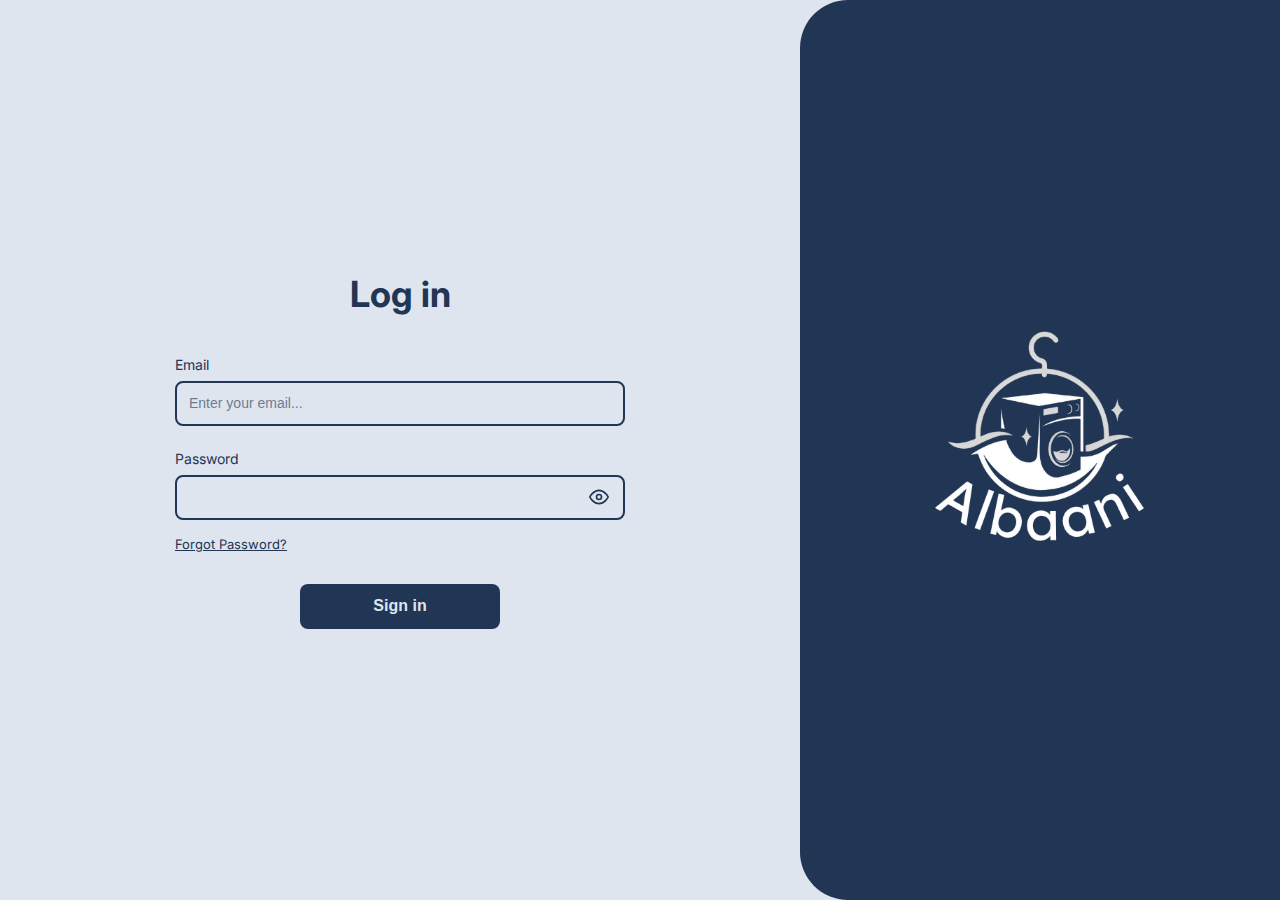
<file: index.html>
<!DOCTYPE html>
<html lang="en">

<head>
  <meta charset="UTF-8">
  <meta name="viewport" content="width=device-width, initial-scale=1.0">
  <title>Aquaruse Laundry</title>
  <meta http-equiv="refresh" content="0; url=html/login.html">
</head>

<body>
  <p>Redirecting to login page...</p>
  <script>
    window.location.href = 'html/login.html';
  </script>
</body>

</html>
</file>
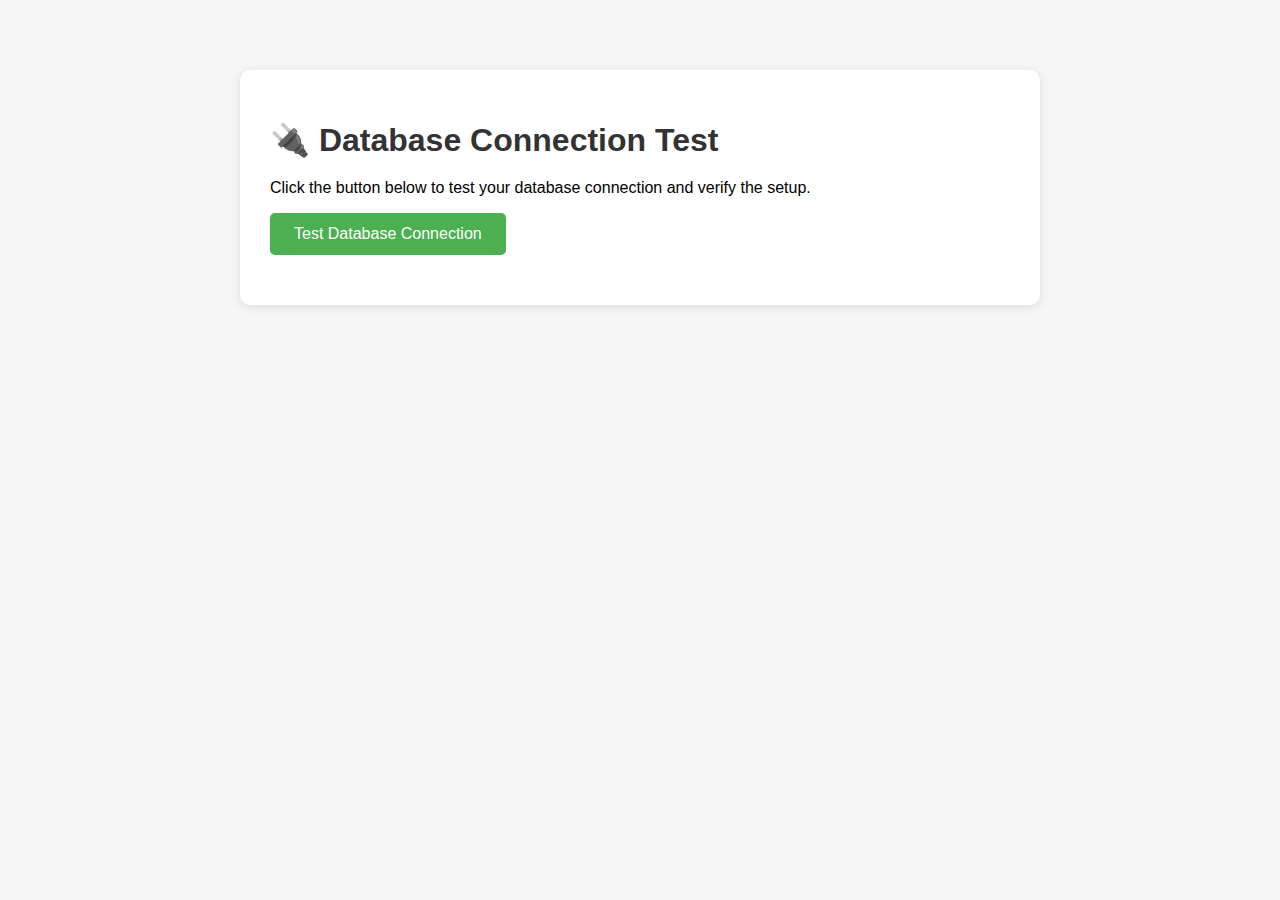
<file: test_database.html>
<!DOCTYPE html>
<html lang="en">
<head>
    <meta charset="UTF-8">
    <meta name="viewport" content="width=device-width, initial-scale=1.0">
    <title>Database Connection Test</title>
    <style>
        body {
            font-family: Arial, sans-serif;
            max-width: 800px;
            margin: 50px auto;
            padding: 20px;
            background: #f5f5f5;
        }
        .container {
            background: white;
            padding: 30px;
            border-radius: 10px;
            box-shadow: 0 2px 10px rgba(0,0,0,0.1);
        }
        h1 {
            color: #333;
            margin-bottom: 20px;
        }
        .test-button {
            background: #4CAF50;
            color: white;
            padding: 12px 24px;
            border: none;
            border-radius: 5px;
            cursor: pointer;
            font-size: 16px;
            margin-bottom: 20px;
        }
        .test-button:hover {
            background: #45a049;
        }
        .result {
            padding: 15px;
            border-radius: 5px;
            margin-top: 20px;
            display: none;
        }
        .success {
            background: #d4edda;
            border: 1px solid #c3e6cb;
            color: #155724;
        }
        .error {
            background: #f8d7da;
            border: 1px solid #f5c6cb;
            color: #721c24;
        }
        .info {
            background: #d1ecf1;
            border: 1px solid #bee5eb;
            color: #0c5460;
            margin-top: 10px;
        }
        pre {
            background: #f8f9fa;
            padding: 10px;
            border-radius: 5px;
            overflow-x: auto;
        }
        .loading {
            display: none;
            color: #666;
            font-style: italic;
        }
    </style>
</head>
<body>
    <div class="container">
        <h1>🔌 Database Connection Test</h1>
        <p>Click the button below to test your database connection and verify the setup.</p>
        
        <button class="test-button" onclick="testConnection()">Test Database Connection</button>
        <div class="loading" id="loading">Testing connection...</div>
        
        <div class="result" id="result"></div>
    </div>

    <script>
        async function testConnection() {
            const resultDiv = document.getElementById('result');
            const loadingDiv = document.getElementById('loading');
            
            resultDiv.style.display = 'none';
            loadingDiv.style.display = 'block';
            
            try {
                const response = await fetch('php/test_connection.php');
                const data = await response.json();
                
                loadingDiv.style.display = 'none';
                resultDiv.style.display = 'block';
                
                if (data.success) {
                    resultDiv.className = 'result success';
                    resultDiv.innerHTML = `
                        <h3>✅ ${data.message}</h3>
                        <div class="info">
                            <strong>Database:</strong> ${data.database}<br>
                            <strong>MySQL Version:</strong> ${data.server_info}
                        </div>
                        <h4>Table Record Counts:</h4>
                        <pre>${JSON.stringify(data.tables, null, 2)}</pre>
                        <p><strong>Next Steps:</strong></p>
                        <ul>
                            <li>If tables are empty, run <code>tempdata.sql</code> to add sample data</li>
                            <li>Your application should now be able to save and retrieve data</li>
                            <li>Try adding a staff member or creating an order</li>
                        </ul>
                    `;
                } else {
                    resultDiv.className = 'result error';
                    resultDiv.innerHTML = `
                        <h3>❌ Connection Failed</h3>
                        <p><strong>Error:</strong> ${data.error}</p>
                        <p><strong>Solution:</strong> ${data.message}</p>
                        <div class="info">
                            <h4>Troubleshooting Steps:</h4>
                            <ol>
                                <li>Make sure XAMPP/MAMP is running</li>
                                <li>Verify MySQL service is started</li>
                                <li>Run <code>database_setup.sql</code> in phpMyAdmin</li>
                                <li>Check database credentials in <code>php/api.php</code></li>
                            </ol>
                        </div>
                    `;
                }
            } catch (error) {
                loadingDiv.style.display = 'none';
                resultDiv.style.display = 'block';
                resultDiv.className = 'result error';
                resultDiv.innerHTML = `
                    <h3>❌ Connection Test Failed</h3>
                    <p><strong>Error:</strong> ${error.message}</p>
                    <div class="info">
                        <h4>Common Issues:</h4>
                        <ul>
                            <li>XAMPP/MAMP is not running</li>
                            <li>Apache server is not started</li>
                            <li>PHP is not configured correctly</li>
                            <li>File path is incorrect (make sure you're accessing via localhost)</li>
                        </ul>
                        <p><strong>Try accessing:</strong> <code>http://localhost/aquaruse/test_database.html</code></p>
                    </div>
                `;
            }
        }
    </script>
</body>
</html>
</file>
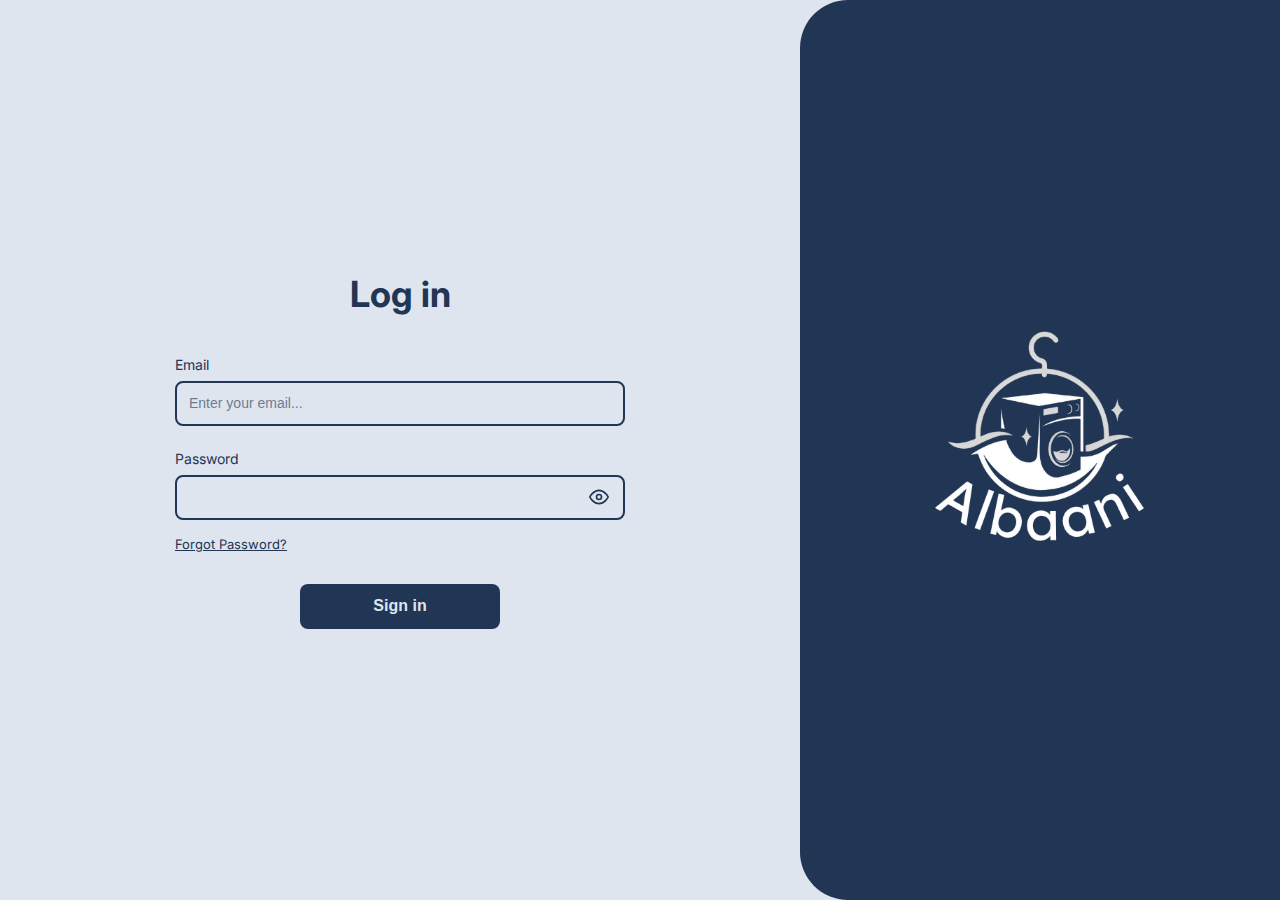
<file: html/login.html>
<!DOCTYPE html>
<html lang="en">

<head>
  <meta charset="UTF-8">
  <meta name="viewport" content="width=device-width, initial-scale=1.0">
  <title>LoginLaundry</title>
  <link rel="stylesheet" href="../css/login.css">
  <link href="https://fonts.googleapis.com/css2?family=Inter:wght@400;500;600&display=swap" rel="stylesheet">
</head>

<body>
  <div class="login-split-container">
    <!-- Left side - Login Form -->
    <div class="login-left">
      <div class="login-form-container">
        <h1 class="login-title">Log in</h1>
        <form class="login-form" id="loginForm">
          <div class="form-group">
            <label for="email">Email</label>
            <input type="email" id="email" name="email" placeholder="Enter your email..." required>
          </div>
          <div class="form-group">
            <label for="password">Password</label>
            <div class="password-input-container">
              <input type="password" id="password" name="password" required>
              <button type="button" class="password-toggle" id="passwordToggle">
                <svg width="20" height="20" viewBox="0 0 24 24" fill="none" stroke="currentColor" stroke-width="2">
                  <path d="M1 12s4-8 11-8 11 8 11 8-4 8-11 8-11-8-11-8z"></path>
                  <circle cx="12" cy="12" r="3"></circle>
                </svg>
              </button>
            </div>
          </div>
          <a href="#" class="forgot-password">Forgot Password?</a>
          <button type="submit" class="sign-in-btn">Sign in</button>
        </form>
        <div id="login-error" class="login-error"></div>
      </div>
    </div>

    <!-- Right side - Logo/Branding -->
    <div class="login-right">
      <div class="logo-container">
        <div class="logo-graphic">
          <img src="../assets/logo.png" alt="Aquaruse Logo" class="logo-image">
        </div>
      </div>
    </div>
  </div>
  <script>
    document.addEventListener('DOMContentLoaded', function () {
      // Password toggle functionality
      const passwordToggle = document.getElementById('passwordToggle');
      const passwordInput = document.getElementById('password');

      passwordToggle.addEventListener('click', function () {
        const type = passwordInput.getAttribute('type') === 'password' ? 'text' : 'password';
        passwordInput.setAttribute('type', type);

        // Update icon
        const svg = passwordToggle.querySelector('svg');
        if (type === 'text') {
          svg.innerHTML = '<path d="M17.94 17.94A10.07 10.07 0 0 1 12 20c-7 0-11-8-11-8a18.45 18.45 0 0 1 5.06-5.94M9.9 4.24A9.12 9.12 0 0 1 12 4c7 0 11 8 11 8a18.5 18.5 0 0 1-2.16 3.19m-6.72-1.07a3 3 0 1 1-4.24-4.24"></path><line x1="1" y1="1" x2="23" y2="23"></line>';
        } else {
          svg.innerHTML = '<path d="M1 12s4-8 11-8 11 8 11 8-4 8-11 8-11-8-11-8z"></path><circle cx="12" cy="12" r="3"></circle>';
        }
      });

      // Login form submission
      document.getElementById('loginForm').addEventListener('submit', function (event) {
        event.preventDefault();
        const email = document.getElementById('email').value.trim().toLowerCase();
        const password = document.getElementById('password').value;
        const errorDiv = document.getElementById('login-error');

        // Admin login (no password required for demo)
        if (email === 'admin@aquaruse') {
          localStorage.setItem('userEmail', email);
          localStorage.setItem('userRole', 'admin');
          window.location.href = 'spa.html';
          return;
        }

        // Staff login
        const staffAccounts = JSON.parse(localStorage.getItem('staffAccounts') || '[]');
        const staff = staffAccounts.find(acc => acc.email === email);

        if (staff && staff.password === password) {
          localStorage.setItem('userEmail', email);
          localStorage.setItem('userRole', 'staff');
          window.location.href = 'spa.html';
          return;
        }

        // Login failed
        errorDiv.textContent = 'Invalid email or password. Please try again.';
        errorDiv.style.display = 'block';
      });
    });
  </script>
  <script src="../js/login.js"></script>
</body>

</html>
</file>
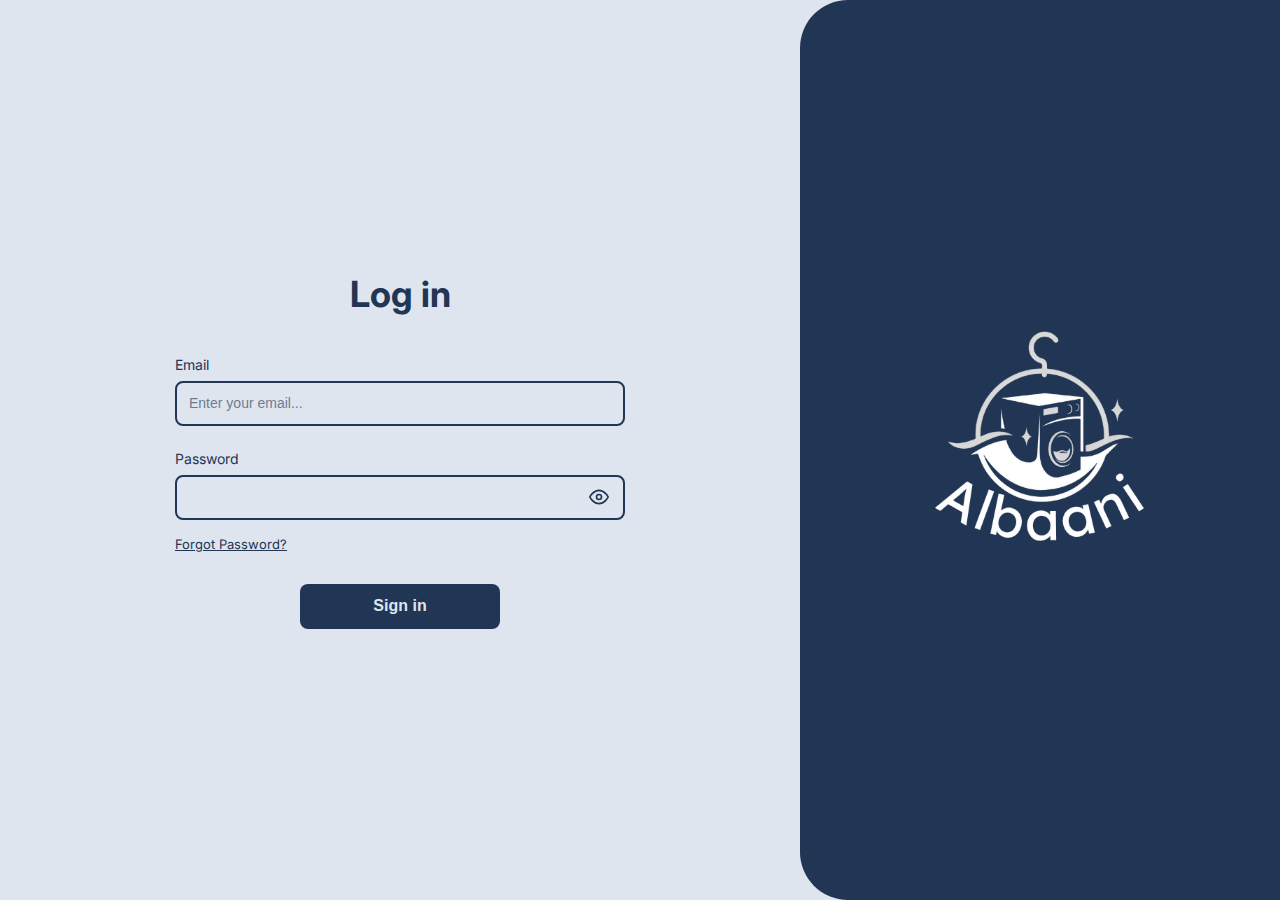
<file: html/spa.html>
<!DOCTYPE html>
<html lang="en">

<head>
  <meta charset="UTF-8">
  <meta name="viewport" content="width=device-width, initial-scale=1.0">
  <title>Laundry App</title>
  <link rel="stylesheet" href="../css/style.css?v=11">
  <link href="https://fonts.googleapis.com/css2?family=Lexend+Deca:wght@400;700&display=swap" rel="stylesheet">
</head>

<body>
  <div class="dashboard-root">
    <aside class="sidebar">
      <div class="sidebar-logo">
        <img src="../assets/logo.png" alt="Logo" class="logo-img">
      </div>
      <nav class="sidebar-nav">
        <a href="#" class="sidebar-btn" id="nav-dashboard">
          <span class="sidebar-icon">
            <svg width="28" height="26" viewBox="0 0 28 26" fill="none" xmlns="http://www.w3.org/2000/svg">
              <path d="M12.6665 0.5H0.666504V11.75H12.6665V0.5ZM9.99984 9.25H3.33317V3H9.99984V9.25Z" fill="#F5EFE7" />
              <path d="M27.333 0.5H15.333V11.75H27.333V0.5ZM24.6663 9.25H17.9997V3H24.6663V9.25Z" fill="#F5EFE7" />
              <path d="M12.6665 14.25H0.666504V25.5H12.6665V14.25ZM9.99984 23H3.33317V16.75H9.99984V23Z"
                fill="#F5EFE7" />
              <path d="M27.333 14.25H15.333V25.5H27.333V14.25ZM24.6663 23H17.9997V16.75H24.6663V23Z" fill="#F5EFE7" />
            </svg>
          </span> Dashboard
        </a>
        <a href="#" class="sidebar-btn" id="nav-customers">
          <span class="sidebar-icon">
            <svg width="36" height="31" viewBox="0 0 36 31" fill="none" xmlns="http://www.w3.org/2000/svg">
              <path
                d="M30.2017 12.4661C31.3909 11.1814 32.125 9.45069 32.125 7.54167C32.125 3.58387 28.9908 0.375 25.125 0.375C21.2592 0.375 18.125 3.58387 18.125 7.54167C18.125 9.45069 18.8591 11.1814 20.0482 12.4661C19.2065 12.9426 18.4365 13.5339 17.7566 14.2192C16.8256 11.3812 14.2111 9.33333 11.125 9.33333C7.25925 9.33333 4.125 12.5422 4.125 16.5C4.125 18.409 4.85912 20.1398 6.04825 21.4244C2.81513 23.2564 0.625 26.7806 0.625 30.8333H21.625C21.625 27.0914 19.7577 23.8001 16.9262 21.875H35.625C35.625 17.8222 33.4349 14.298 30.2017 12.4661ZM21.625 7.54167C21.625 5.56546 23.1947 3.95833 25.125 3.95833C27.0553 3.95833 28.625 5.56546 28.625 7.54167C28.625 9.51787 27.0553 11.125 25.125 11.125C23.1947 11.125 21.625 9.51787 21.625 7.54167ZM7.625 16.5C7.625 14.5238 9.19475 12.9167 11.125 12.9167C13.0553 12.9167 14.625 14.5238 14.625 16.5C14.625 18.4762 13.0553 20.0833 11.125 20.0833C9.19475 20.0833 7.625 18.4762 7.625 16.5ZM5.06475 27.25C6.27663 25.109 8.53938 23.6667 11.125 23.6667C13.7106 23.6667 15.9734 25.109 17.1853 27.25H5.06475ZM19.0647 18.2917C20.2766 16.1506 22.5394 14.7083 25.125 14.7083C27.7106 14.7083 29.9734 16.1506 31.1852 18.2917H19.0647Z"
                fill="#F5EFE7" />
            </svg>
          </span> Customers
        </a>
        <a href="#" class="sidebar-btn" id="nav-staff">
          <span class="sidebar-icon">
            <svg width="30" height="30" viewBox="0 0 30 30" fill="none" xmlns="http://www.w3.org/2000/svg">
              <path
                d="M20.4585 16.1437C22.608 14.499 24 11.9153 24 9C24 4.02975 19.9702 0 15 0C10.0298 0 6 4.02975 6 9C6 11.9153 7.392 14.499 9.5415 16.1437C4.38 18.3982 0.75 23.7487 0.75 30H29.25C29.25 23.7487 25.62 18.3982 20.4585 16.1437ZM9 9C9 5.69175 11.6918 3 15 3C18.3082 3 21 5.69175 21 9C21 12.3082 18.3082 15 15 15C11.6918 15 9 12.3082 9 9ZM15 18C20.2328 18 24.642 21.8302 25.8938 27H4.10625C5.358 21.8302 9.76725 18 15 18Z"
                fill="#F5EFE7" />
            </svg>
          </span> Staff
        </a>
        <a href="#" class="sidebar-btn" id="nav-orders">
          <span class="sidebar-icon">
            <svg width="35" height="32" viewBox="0 0 35 32" fill="none" xmlns="http://www.w3.org/2000/svg">
              <path
                d="M9.381 19.478L5.26933 28.5H13.6668H23.6668H30.3335V25.25H10.3985L12.2502 21.1875H29.0352L34.3127 5.75H8.201L6.53433 0.875H0.333496V4.125H4.13266L9.381 19.478ZM29.6877 9L26.6318 17.9375H12.3677L9.31183 9H29.6877Z"
                fill="#F5EFE7" />
              <path
                d="M13.6667 31.75C14.5871 31.75 15.3333 31.0225 15.3333 30.125C15.3333 29.2275 14.5871 28.5 13.6667 28.5C12.7462 28.5 12 29.2275 12 30.125C12 31.0225 12.7462 31.75 13.6667 31.75Z"
                fill="#F5EFE7" />
              <path
                d="M23.6667 31.75C24.5871 31.75 25.3333 31.0225 25.3333 30.125C25.3333 29.2275 24.5871 28.5 23.6667 28.5C22.7462 28.5 22 29.2275 22 30.125C22 31.0225 22.7462 31.75 23.6667 31.75Z"
                fill="#F5EFE7" />
            </svg>
          </span> Orders
        </a>
        <a href="#" class="sidebar-btn" id="nav-supplies">
          <span class="sidebar-icon">
            <svg width="31" height="30" viewBox="0 0 31 30" fill="none" xmlns="http://www.w3.org/2000/svg">
              <path
                d="M2.08381 29.3038H28.9165V9.88013H30.9168V0.130127H0.0834961V9.88013H2.08381V29.3038V29.3038ZM25.9796 26.2073H5.02068V9.88013H25.9796V26.2073ZM3.16683 3.38013H27.8335V6.63013H3.16683V3.38013Z"
                fill="#F5EFE7" />
              <path d="M20.8072 14.0369H10.1929V17.1H20.8072V14.0369Z" fill="#F5EFE7" />
            </svg>
          </span> Supplies
        </a>
      </nav>
      <div class="sidebar-bottom">
        <a href="#" class="sidebar-btn logout-sidebar-btn" id="sidebarLogoutBtn">
          <span class="sidebar-icon">
            <svg width="20" height="20" fill="none" stroke="currentColor" viewBox="0 0 24 24">
              <path stroke-linecap="round" stroke-linejoin="round" stroke-width="2"
                d="M17 16l4-4m0 0l-4-4m4 4H7m6 4v1a3 3 0 01-3 3H6a3 3 0 01-3-3V7a3 3 0 013-3h4a3 3 0 013 3v1"></path>
            </svg>
          </span> Logout
        </a>
      </div>
    </aside>
    <main class="dashboard-main">
      <section id="dashboard-section">
        <div class="dashboard-header-row">
          <div class="header-left">
            <div class="header-title">Overview</div>
          </div>
          <div class="header-right">
            <div class="search-container">
              <svg class="search-icon" fill="none" stroke="currentColor" viewBox="0 0 24 24">
                <path stroke-linecap="round" stroke-linejoin="round" stroke-width="2"
                  d="M21 21l-6-6m2-5a7 7 0 11-14 0 7 7 0 0114 0z"></path>
              </svg>
              <input type="text" id="dashboard-search" class="search-input" placeholder="Search orders...">
            </div>
            <div class="header-icons">
              <div class="connection-status" id="connectionStatus">
                <div class="connection-indicator online" id="connectionIndicator"></div>
                <span class="connection-text" id="connectionText">Online</span>
              </div>
              <div class="header-icon notification-icon" id="notificationBtn">
                <svg width="20" height="20" fill="none" stroke="currentColor" viewBox="0 0 24 24">
                  <path stroke-linecap="round" stroke-linejoin="round" stroke-width="2"
                    d="M18 8A6 6 0 0 0 6 8c0 7-3 9-3 9h18s-3-2-3-9"></path>
                  <path stroke-linecap="round" stroke-linejoin="round" stroke-width="2" d="m13.73 21a2 2 0 0 1-3.46 0">
                  </path>
                </svg>
                <span class="notification-badge">3</span>
              </div>
              <div class="header-icon settings-icon" id="settingsBtn">
                <svg width="20" height="20" fill="none" stroke="currentColor" viewBox="0 0 24 24">
                  <path stroke-linecap="round" stroke-linejoin="round" stroke-width="2"
                    d="M10.325 4.317c.426-1.756 2.924-1.756 3.35 0a1.724 1.724 0 002.573 1.066c1.543-.94 3.31.826 2.37 2.37a1.724 1.724 0 001.065 2.572c1.756.426 1.756 2.924 0 3.35a1.724 1.724 0 00-1.066 2.573c.94 1.543-.826 3.31-2.37 2.37a1.724 1.724 0 00-2.572 1.065c-.426 1.756-2.924 1.756-3.35 0a1.724 1.724 0 00-2.573-1.066c-1.543.94-3.31-.826-2.37-2.37a1.724 1.724 0 00-1.065-2.572c-1.756-.426-1.756-2.924 0-3.35a1.724 1.724 0 001.066-2.573c-.94-1.543.826-3.31 2.37-2.37.996.608 2.296.07 2.572-1.065z">
                  </path>
                  <path stroke-linecap="round" stroke-linejoin="round" stroke-width="2"
                    d="M15 12a3 3 0 11-6 0 3 3 0 016 0z"></path>
                </svg>
              </div>
            </div>
            <div class="user-profile">
              <div class="user-avatar">CL</div>
              <div class="user-info">
                <div class="user-name">Charlene Lopez</div>
                <div class="user-role">Manager</div>
              </div>
            </div>
          </div>
        </div>
        <div class="dashboard-content">
          <!-- Top Row: Balance + Supply -->
          <div class="dashboard-top-row">
            <div class="balance-section">
              <div class="balance-section-title">Balance</div>
              <div class="balance-cards">
                <div class="balance-card">
                  <div class="balance-title">Total Income</div>
                  <div class="balance-amount" id="balance-amount">₱53,452</div>
                </div>
                <div class="unpaid-card">
                  <div class="unpaid-title">Receivable</div>
                  <div class="unpaid-amount" id="unpaid-amount">₱800</div>
                </div>
              </div>
            </div>

            <div class="supply-card">
              <div class="supply-tabs">
                <div class="supply-tab active">All Supplies</div>
                <div class="supply-tab">Low Stock</div>
                <div class="supply-tab">Full Stock</div>
              </div>
              <div class="supply-table-container">
                <div id="dashboard-supply-table"></div>
              </div>
            </div>
          </div>

          <!-- Bottom Row: Orders Table (outside grid) -->
          <div class="orders-table-container">
            <div class="orders-table-header">
              <div class="table-tabs">
                <div class="table-tab active">All Orders</div>
                <div class="table-tab">Pending</div>
                <div class="table-tab">Ongoing</div>
                <div class="table-tab">Completed</div>
              </div>
            </div>
            <div id="dashboard-orders-table"></div>
          </div>

          <div class="dashboard-orders-row" style="display: none;">
            <div class="add-order-card">
              <span>Add Order</span>
              <button id="addOrderBtn" class="big-add-order">+</button>
            </div>
          </div>
      </section>
      <section id="orders-section" style="display:none;">
        <div class="section-header">
          <div class="header-left">
            <div class="header-title">Orders</div>
          </div>
          <div class="header-right">
            <div class="search-container">
              <svg class="search-icon" fill="none" stroke="currentColor" viewBox="0 0 24 24">
                <path stroke-linecap="round" stroke-linejoin="round" stroke-width="2"
                  d="M21 21l-6-6m2-5a7 7 0 11-14 0 7 7 0 0114 0z"></path>
              </svg>
              <input type="text" id="orders-search" class="search-input" placeholder="Search orders...">
            </div>
            <div class="header-icons">
              <div class="connection-status" id="connectionStatus">
                <div class="connection-indicator online" id="connectionIndicator"></div>
                <span class="connection-text" id="connectionText">Online</span>
              </div>
              <div class="header-icon notification-icon" id="notificationBtn">
                <svg width="20" height="20" fill="none" stroke="currentColor" viewBox="0 0 24 24">
                  <path stroke-linecap="round" stroke-linejoin="round" stroke-width="2"
                    d="M18 8A6 6 0 0 0 6 8c0 7-3 9-3 9h18s-3-2-3-9"></path>
                  <path stroke-linecap="round" stroke-linejoin="round" stroke-width="2" d="m13.73 21a2 2 0 0 1-3.46 0">
                  </path>
                </svg>
                <span class="notification-badge">3</span>
              </div>
              <div class="header-icon settings-icon" id="settingsBtn">
                <svg width="20" height="20" fill="none" stroke="currentColor" viewBox="0 0 24 24">
                  <path stroke-linecap="round" stroke-linejoin="round" stroke-width="2"
                    d="M10.325 4.317c.426-1.756 2.924-1.756 3.35 0a1.724 1.724 0 002.573 1.066c1.543-.94 3.31.826 2.37 2.37a1.724 1.724 0 001.065 2.572c1.756.426 1.756 2.924 0 3.35a1.724 1.724 0 00-1.066 2.573c.94 1.543-.826 3.31-2.37 2.37a1.724 1.724 0 00-2.572 1.065c-.426 1.756-2.924 1.756-3.35 0a1.724 1.724 0 00-2.573-1.066c-1.543.94-3.31-.826-2.37-2.37a1.724 1.724 0 00-1.065-2.572c-1.756-.426-1.756-2.924 0-3.35a1.724 1.724 0 001.066-2.573c-.94-1.543.826-3.31 2.37-2.37.996.608 2.296.07 2.572-1.065z">
                  </path>
                  <path stroke-linecap="round" stroke-linejoin="round" stroke-width="2"
                    d="M15 12a3 3 0 11-6 0 3 3 0 016 0z"></path>
                </svg>
              </div>
            </div>
            <div class="user-profile">
              <div class="user-avatar">CL</div>
              <div class="user-info">
                <div class="user-name">Charlene Lopez</div>
                <div class="user-role">Manager</div>
              </div>
            </div>
          </div>
        </div>
        <div class="section-content">
          <div class="orders-table-container">
            <div class="orders-table-header">
              <div class="table-tabs">
                <div class="table-tab active">All Orders</div>
                <div class="table-tab">Pending</div>
                <div class="table-tab">Ongoing</div>
                <div class="table-tab">Completed</div>
              </div>
              <button id="addOrderBtnOrders" class="add-btn">+</button>
            </div>
            <div id="orders-list"></div>
          </div>
      </section>
      <section id="customers-section" style="display:none;">
        <div class="section-header">
          <div class="header-left">
            <div class="header-title">Customers</div>
          </div>
          <div class="header-right">
            <div class="search-container">
              <svg class="search-icon" fill="none" stroke="currentColor" viewBox="0 0 24 24">
                <path stroke-linecap="round" stroke-linejoin="round" stroke-width="2"
                  d="M21 21l-6-6m2-5a7 7 0 11-14 0 7 7 0 0114 0z"></path>
              </svg>
              <input type="text" id="customers-search" class="search-input" placeholder="Search customers...">
            </div>
            <div class="header-icons">
              <div class="connection-status" id="connectionStatus">
                <div class="connection-indicator online" id="connectionIndicator"></div>
                <span class="connection-text" id="connectionText">Online</span>
              </div>
              <div class="header-icon notification-icon" id="notificationBtn">
                <svg width="20" height="20" fill="none" stroke="currentColor" viewBox="0 0 24 24">
                  <path stroke-linecap="round" stroke-linejoin="round" stroke-width="2"
                    d="M18 8A6 6 0 0 0 6 8c0 7-3 9-3 9h18s-3-2-3-9"></path>
                  <path stroke-linecap="round" stroke-linejoin="round" stroke-width="2" d="m13.73 21a2 2 0 0 1-3.46 0">
                  </path>
                </svg>
                <span class="notification-badge">3</span>
              </div>
              <div class="header-icon settings-icon" id="settingsBtn">
                <svg width="20" height="20" fill="none" stroke="currentColor" viewBox="0 0 24 24">
                  <path stroke-linecap="round" stroke-linejoin="round" stroke-width="2"
                    d="M10.325 4.317c.426-1.756 2.924-1.756 3.35 0a1.724 1.724 0 002.573 1.066c1.543-.94 3.31.826 2.37 2.37a1.724 1.724 0 001.065 2.572c1.756.426 1.756 2.924 0 3.35a1.724 1.724 0 00-1.066 2.573c.94 1.543-.826 3.31-2.37 2.37a1.724 1.724 0 00-2.572 1.065c-.426 1.756-2.924 1.756-3.35 0a1.724 1.724 0 00-2.573-1.066c-1.543.94-3.31-.826-2.37-2.37a1.724 1.724 0 00-1.065-2.572c-1.756-.426-1.756-2.924 0-3.35a1.724 1.724 0 001.066-2.573c-.94-1.543.826-3.31 2.37-2.37.996.608 2.296.07 2.572-1.065z">
                  </path>
                  <path stroke-linecap="round" stroke-linejoin="round" stroke-width="2"
                    d="M15 12a3 3 0 11-6 0 3 3 0 016 0z"></path>
                </svg>
              </div>
            </div>
            <div class="user-profile">
              <div class="user-avatar">CL</div>
              <div class="user-info">
                <div class="user-name">Charlene Lopez</div>
                <div class="user-role">Manager</div>
              </div>
            </div>
          </div>
        </div>
        <div class="section-content">
          <div class="customers-table-container">
            <div class="customers-table-header">
              <div class="table-tabs">
                <div class="table-tab active">All Customer</div>
                <div class="table-tab">Active</div>
                <div class="table-tab">Inactive</div>
              </div>
            </div>
            <div id="customers-list"></div>
          </div>
      </section>
      <section id="supplies-section" style="display:none;">
        <div class="section-header">
          <div class="header-left">
            <div class="header-title">Supplies</div>
          </div>
          <div class="header-right">
            <div class="search-container">
              <svg class="search-icon" fill="none" stroke="currentColor" viewBox="0 0 24 24">
                <path stroke-linecap="round" stroke-linejoin="round" stroke-width="2"
                  d="M21 21l-6-6m2-5a7 7 0 11-14 0 7 7 0 0114 0z"></path>
              </svg>
              <input type="text" id="supplies-search" class="search-input" placeholder="Search supplies...">
            </div>
            <div class="header-icons">
              <div class="connection-status" id="connectionStatus">
                <div class="connection-indicator online" id="connectionIndicator"></div>
                <span class="connection-text" id="connectionText">Online</span>
              </div>
              <div class="header-icon notification-icon" id="notificationBtn">
                <svg width="20" height="20" fill="none" stroke="currentColor" viewBox="0 0 24 24">
                  <path stroke-linecap="round" stroke-linejoin="round" stroke-width="2"
                    d="M18 8A6 6 0 0 0 6 8c0 7-3 9-3 9h18s-3-2-3-9"></path>
                  <path stroke-linecap="round" stroke-linejoin="round" stroke-width="2" d="m13.73 21a2 2 0 0 1-3.46 0">
                  </path>
                </svg>
                <span class="notification-badge">3</span>
              </div>
              <div class="header-icon settings-icon" id="settingsBtn">
                <svg width="20" height="20" fill="none" stroke="currentColor" viewBox="0 0 24 24">
                  <path stroke-linecap="round" stroke-linejoin="round" stroke-width="2"
                    d="M10.325 4.317c.426-1.756 2.924-1.756 3.35 0a1.724 1.724 0 002.573 1.066c1.543-.94 3.31.826 2.37 2.37a1.724 1.724 0 001.065 2.572c1.756.426 1.756 2.924 0 3.35a1.724 1.724 0 00-1.066 2.573c.94 1.543-.826 3.31-2.37 2.37a1.724 1.724 0 00-2.572 1.065c-.426 1.756-2.924 1.756-3.35 0a1.724 1.724 0 00-2.573-1.066c-1.543.94-3.31-.826-2.37-2.37a1.724 1.724 0 00-1.065-2.572c-1.756-.426-1.756-2.924 0-3.35a1.724 1.724 0 001.066-2.573c-.94-1.543.826-3.31 2.37-2.37.996.608 2.296.07 2.572-1.065z">
                  </path>
                  <path stroke-linecap="round" stroke-linejoin="round" stroke-width="2"
                    d="M15 12a3 3 0 11-6 0 3 3 0 016 0z"></path>
                </svg>
              </div>
            </div>
            <div class="user-profile">
              <div class="user-avatar">CL</div>
              <div class="user-info">
                <div class="user-name">Charlene Lopez</div>
                <div class="user-role">Manager</div>
              </div>
            </div>
          </div>
        </div>
        <div class="section-content">
          <div class="supplies-table-container">
            <div class="supplies-table-header">
              <div class="table-tabs">
                <div class="table-tab active">All Supplies</div>
                <div class="table-tab">Low Stock</div>
                <div class="table-tab">Full Stock</div>
              </div>
            </div>
            <div id="supplies-list"></div>
          </div>
      </section>
      <section id="staff-section" style="display:none;">
        <div class="section-header">
          <div class="header-left">
            <div class="header-title">Staff</div>
          </div>
          <div class="header-right">
            <div class="search-container">
              <svg class="search-icon" fill="none" stroke="currentColor" viewBox="0 0 24 24">
                <path stroke-linecap="round" stroke-linejoin="round" stroke-width="2"
                  d="M21 21l-6-6m2-5a7 7 0 11-14 0 7 7 0 0114 0z"></path>
              </svg>
              <input type="text" id="staff-search" class="search-input" placeholder="Search staff...">
            </div>
            <div class="header-icons">
              <div class="connection-status" id="connectionStatus">
                <div class="connection-indicator online" id="connectionIndicator"></div>
                <span class="connection-text" id="connectionText">Online</span>
              </div>
              <div class="header-icon notification-icon" id="notificationBtn">
                <svg width="20" height="20" fill="none" stroke="currentColor" viewBox="0 0 24 24">
                  <path stroke-linecap="round" stroke-linejoin="round" stroke-width="2"
                    d="M18 8A6 6 0 0 0 6 8c0 7-3 9-3 9h18s-3-2-3-9"></path>
                  <path stroke-linecap="round" stroke-linejoin="round" stroke-width="2" d="m13.73 21a2 2 0 0 1-3.46 0">
                  </path>
                </svg>
                <span class="notification-badge">3</span>
              </div>
              <div class="header-icon settings-icon" id="settingsBtn">
                <svg width="20" height="20" fill="none" stroke="currentColor" viewBox="0 0 24 24">
                  <path stroke-linecap="round" stroke-linejoin="round" stroke-width="2"
                    d="M10.325 4.317c.426-1.756 2.924-1.756 3.35 0a1.724 1.724 0 002.573 1.066c1.543-.94 3.31.826 2.37 2.37a1.724 1.724 0 001.065 2.572c1.756.426 1.756 2.924 0 3.35a1.724 1.724 0 00-1.066 2.573c.94 1.543-.826 3.31-2.37 2.37a1.724 1.724 0 00-2.572 1.065c-.426 1.756-2.924 1.756-3.35 0a1.724 1.724 0 00-2.573-1.066c-1.543.94-3.31-.826-2.37-2.37a1.724 1.724 0 00-1.065-2.572c-1.756-.426-1.756-2.924 0-3.35a1.724 1.724 0 001.066-2.573c-.94-1.543.826-3.31 2.37-2.37.996.608 2.296.07 2.572-1.065z">
                  </path>
                  <path stroke-linecap="round" stroke-linejoin="round" stroke-width="2"
                    d="M15 12a3 3 0 11-6 0 3 3 0 016 0z"></path>
                </svg>
              </div>
            </div>
            <div class="user-profile">
              <div class="user-avatar">CL</div>
              <div class="user-info">
                <div class="user-name">Charlene Lopez</div>
                <div class="user-role">Manager</div>
              </div>
            </div>
          </div>
        </div>
        <div class="section-content">
          <div class="staff-table-container">
            <div class="staff-table-header">
              <div class="table-tabs">
                <div class="table-tab active">Staff Members</div>
              </div>
              <button id="addStaffBtn" class="add-btn">+</button>
            </div>
            <div id="staff-list"></div>
          </div>
      </section>
      <div id="modalOverlay" class="modal-overlay hidden">
        <div class="modal" style="position:relative;">
          <button type="button" id="modalDeleteBtn"
            style="display:none;position:absolute;top:24px;right:32px;font-size:1rem;font-family:'Lexend Deca', Arial, sans-serif;padding:4px 14px;background:#e53935;color:#fff;border:none;border-radius:4px;cursor:pointer;z-index:2;">Delete</button>
          <h2>New Customer</h2>
          <form class="modal-form">
            <div class="modal-form-col">
              <label for="name">Name</label>
              <input type="text" id="name" name="name" />
              <label for="number">Number</label>
              <input type="text" id="number" name="number" />
              <label for="status">Laundry Status</label>
              <select id="status" name="status">
                <option value="pending">Pending</option>
                <option value="ongoing">Ongoing</option>
                <option value="complete">Complete</option>
              </select>
              <label for="service">Service Type:</label>
              <select id="service" name="service">
                <option>Dry Cleaning</option>
                <option>Wash and Fold</option>
                <option>Iron and Press</option>
                <option>Regular Laundry</option>
              </select>
              <div class="modal-form-row">
                <div class="modal-form-group">
                  <label for="load">Load Count:</label>
                  <div class="modal-load-row">
                    <input type="number" id="load" name="load" min="3" value="3" />
                    <span class="kg-label">kg</span>
                  </div>
                </div>
                <div class="modal-form-group" style="display: flex; align-items: center; gap: 8px;">
                  <label for="date">Order Date</label>
                  <input type="date" id="date" name="date" required />
                </div>
              </div>
            </div>
            <div class="modal-form-col">
              <label for="amount">Amount</label>
              <div class="peso-input-wrapper">
                <span class="peso-symbol">₱</span>
                <input type="text" id="amount" name="amount" class="peso-input" readonly />
              </div>
              <label for="paid">Paid</label>
              <div class="peso-input-wrapper">
                <span class="peso-symbol">₱</span>
                <input type="text" id="paid" name="paid" class="peso-input" />
              </div>
              <label for="balance">Balance</label>
              <div class="peso-input-wrapper">
                <span class="peso-symbol">₱</span>
                <input type="text" id="balance" name="balance" class="peso-input" readonly />
              </div>
            </div>
            <button type="submit" class="modal-add new-modal-add center-modal-btn">Add</button>
          </form>
        </div>
      </div>

      <!-- Order Modal -->
      <div id="orderModalOverlay" class="modal-overlay hidden">
        <div class="modal" style="position:relative;">
          <button type="button" id="orderModalClose"
            style="position:absolute;top:15px;right:20px;background:none;border:none;color:#666;font-size:1.5rem;cursor:pointer;width:30px;height:30px;display:flex;align-items:center;justify-content:center;border-radius:50%;transition:background 0.2s ease;"
            onmouseover="this.style.background='rgba(0,0,0,0.1)'" onmouseout="this.style.background='none'">×</button>
          <button type="button" id="orderModalDeleteBtn"
            style="display:none;position:absolute;top:24px;right:60px;font-size:1rem;font-family:'Lexend Deca', Arial, sans-serif;padding:4px 14px;background:#e53935;color:#fff;border:none;border-radius:4px;cursor:pointer;z-index:2;">Delete</button>
          <h2>Order Information</h2>
          <form class="modal-form">
            <div class="modal-form-single">
              <label for="orderCustomer">Customer Name</label>
              <input type="text" id="orderCustomer" name="orderCustomer" required />

              <label for="orderCustomerNumber">Customer Number</label>
              <input type="tel" id="orderCustomerNumber" name="orderCustomerNumber" required />

              <div class="modal-form-row">
                <div class="modal-form-group">
                  <label for="orderLoadCount">Load Count</label>
                  <div class="modal-load-row">
                    <input type="number" id="orderLoadCount" name="orderLoadCount" class="short-input" min="1"
                      required />
                    <span class="kg-label">kg</span>
                  </div>
                </div>
                <div class="modal-form-group">
                  <label for="orderType">Service Type</label>
                  <select id="orderType" name="orderType" class="short-input" required>
                    <option value="">Select Service Type</option>
                    <option value="Regular Laundry">Regular Laundry</option>
                    <option value="Wash and Fold">Wash and Fold</option>
                    <option value="Dry Cleaning">Dry Cleaning</option>
                    <option value="Iron and Press">Iron and Press</option>
                  </select>
                </div>
              </div>

              <label for="orderAmountPaid">Amount Paid</label>
              <div class="peso-input-wrapper">
                <span class="peso-symbol">₱</span>
                <input type="number" id="orderAmountPaid" name="orderAmountPaid" class="peso-input" step="0.01" min="0"
                  required />
              </div>

              <label for="orderRemainingBalance">Remaining Balance</label>
              <div class="peso-input-wrapper">
                <span class="peso-symbol">₱</span>
                <input type="number" id="orderRemainingBalance" name="orderRemainingBalance" class="peso-input"
                  step="0.01" min="0" readonly />
              </div>
            </div>
            <button type="submit" class="modal-add">Add</button>
          </form>
          </form>
        </div>
      </div>

      <!-- Settings Modal -->
      <div id="settingsModalOverlay" class="modal-overlay hidden">
        <div class="modal" style="position:relative; max-width: 600px;">
          <button type="button" id="settingsModalClose"
            style="position:absolute;top:15px;right:20px;background:none;border:none;color:#666;font-size:1.5rem;cursor:pointer;width:30px;height:30px;display:flex;align-items:center;justify-content:center;border-radius:50%;transition:background 0.2s ease;"
            onmouseover="this.style.background='rgba(0,0,0,0.1)'" onmouseout="this.style.background='none'">×</button>
          <h2>Settings</h2>
          <form class="modal-form">
            <div class="settings-tabs">
              <button type="button" class="settings-tab active" data-tab="profile">Profile</button>
              <button type="button" class="settings-tab" data-tab="security">Security</button>
              <button type="button" class="settings-tab" data-tab="preferences">Preferences</button>
            </div>

            <!-- Profile Tab -->
            <div class="settings-tab-content active" id="profile-tab">
              <div class="profile-picture-section">
                <div class="current-avatar" id="currentAvatar">CL</div>
                <div class="profile-upload">
                  <input type="file" id="profilePicture" accept="image/*" style="display: none;" onchange="console.log('File input changed!', event); if(window.laundryApp) window.laundryApp.handleProfilePictureUpload(event); else alert('laundryApp not found!');">
                  <button type="button" id="uploadProfileBtn" class="upload-btn" onclick="console.log('Upload button clicked!'); var input = document.getElementById('profilePicture'); console.log('Input element:', input); if(input) input.click(); else alert('Input not found!');">Change Picture</button>
                  <button type="button" id="removeProfileBtn" class="remove-btn" onclick="console.log('Remove button clicked!'); if(window.laundryApp) window.laundryApp.removeProfilePicture(); else alert('laundryApp not found!');">Remove</button>
                </div>
              </div>

              <label for="settingsName">Display Name</label>
              <input type="text" id="settingsName" name="settingsName" required />

              <label for="settingsEmail">Email</label>
              <input type="email" id="settingsEmail" name="settingsEmail" readonly style="background: #f5f5f5;" />

              <label for="settingsRole">Role</label>
              <input type="text" id="settingsRole" name="settingsRole" readonly style="background: #f5f5f5;" />
            </div>

            <!-- Security Tab -->
            <div class="settings-tab-content" id="security-tab">
              <label for="currentPassword">Current Password</label>
              <input type="password" id="currentPassword" name="currentPassword" />

              <label for="newPassword">New Password</label>
              <input type="password" id="newPassword" name="newPassword" />

              <label for="confirmPassword">Confirm New Password</label>
              <input type="password" id="confirmPassword" name="confirmPassword" />

              <div class="password-requirements">
                <small>Password must be at least 6 characters long</small>
              </div>
            </div>

            <!-- Preferences Tab -->
            <div class="settings-tab-content" id="preferences-tab">
              <label for="settingsTheme">Theme</label>
              <select id="settingsTheme" name="settingsTheme">
                <option value="default">Default</option>
                <option value="dark">Dark Mode</option>
                <option value="light">Light Mode</option>
              </select>

              <label for="settingsNotifications">Notifications</label>
              <select id="settingsNotifications" name="settingsNotifications">
                <option value="all">All Notifications</option>
                <option value="important">Important Only</option>
                <option value="none">None</option>
              </select>

              <label for="autoLogout">Auto Logout (minutes)</label>
              <select id="autoLogout" name="autoLogout">
                <option value="0">Never</option>
                <option value="15">15 minutes</option>
                <option value="30">30 minutes</option>
                <option value="60">1 hour</option>
                <option value="120">2 hours</option>
              </select>


            </div>

            <button type="submit" class="modal-add">Save Settings</button>
          </form>
        </div>
      </div>

      <!-- Image Crop Modal -->
      <div id="cropModalOverlay" class="modal-overlay hidden">
        <div class="modal" style="position:relative; max-width: 600px;">
          <button type="button" id="cropModalClose"
            style="position:absolute;top:15px;right:20px;background:none;border:none;color:#666;font-size:1.5rem;cursor:pointer;width:30px;height:30px;display:flex;align-items:center;justify-content:center;border-radius:50%;transition:background 0.2s ease;"
            onmouseover="this.style.background='rgba(0,0,0,0.1)'" onmouseout="this.style.background='none'">×</button>
          <h2>Crop Profile Picture</h2>
          <div class="crop-container">
            <div class="crop-area">
              <img id="cropImage" style="max-width: 100%; display: none;">
              <div class="crop-overlay" id="cropOverlay">
                <div class="crop-selection" id="cropSelection">
                  <div class="crop-handle top-left"></div>
                  <div class="crop-handle top-right"></div>
                  <div class="crop-handle bottom-left"></div>
                  <div class="crop-handle bottom-right"></div>
                </div>
              </div>
            </div>
            <div class="crop-preview">
              <h4>Preview</h4>
              <div class="preview-circle">
                <canvas id="previewCanvas" width="100" height="100"></canvas>
              </div>
            </div>
          </div>
          <div class="crop-controls">
            <button type="button" id="cropCancelBtn" class="crop-btn cancel">Cancel</button>
            <button type="button" id="cropApplyBtn" class="crop-btn apply">Apply</button>
          </div>
        </div>
      </div>

      <!-- Notifications Modal -->
      <div id="notificationsModalOverlay" class="modal-overlay hidden">
        <div class="modal" style="position:relative;">
          <button type="button" id="notificationsModalClose"
            style="position:absolute;top:15px;right:20px;background:none;border:none;color:#666;font-size:1.5rem;cursor:pointer;width:30px;height:30px;display:flex;align-items:center;justify-content:center;border-radius:50%;transition:background 0.2s ease;"
            onmouseover="this.style.background='rgba(0,0,0,0.1)'" onmouseout="this.style.background='none'">×</button>
          <div class="notifications-header">
            <h2>Notifications</h2>
            <div class="notifications-actions">
              <button id="markAllReadBtn" class="action-btn">Mark All Read</button>
              <button id="clearAllBtn" class="action-btn danger">Clear All</button>
            </div>
          </div>
          <div class="notifications-filters">
            <button class="filter-btn active" data-filter="all">All</button>
            <button class="filter-btn" data-filter="unread">Unread</button>
            <button class="filter-btn" data-filter="orders">Orders</button>
            <button class="filter-btn" data-filter="alerts">Alerts</button>
          </div>
          <div class="notifications-list" id="notificationsList">
            <!-- Notifications will be dynamically loaded here -->
          </div>
          <div class="notifications-footer">
            <button class="modal-add" id="closeNotificationsBtn">Close</button>
          </div>
        </div>
      </div>

      <!-- Staff Modal -->
      <div id="staffModalOverlay" class="modal-overlay hidden">
        <div class="modal" style="position:relative;">
          <button type="button" id="staffModalClose"
            style="position:absolute;top:15px;right:20px;background:none;border:none;color:#666;font-size:1.5rem;cursor:pointer;width:30px;height:30px;display:flex;align-items:center;justify-content:center;border-radius:50%;transition:background 0.2s ease;"
            onmouseover="this.style.background='rgba(0,0,0,0.1)'" onmouseout="this.style.background='none'">×</button>
          <h2>Add Staff</h2>
          <form class="modal-form" id="staffForm">
            <div class="modal-form-single">
              <label for="staffName">Name</label>
              <input type="text" id="staffName" name="staffName" required />

              <label for="staffPhone">Phone Number</label>
              <input type="tel" id="staffPhone" name="staffPhone" required />

              <label for="staffEmail">Email</label>
              <input type="email" id="staffEmail" name="staffEmail" required />

              <label for="staffPassword">Password</label>
              <input type="password" id="staffPassword" name="staffPassword" required />
            </div>
            <button type="submit" class="modal-add">Add</button>
          </form>
        </div>
      </div>

      <!-- Edit Order Modal -->
      <div id="editOrderModalOverlay" class="modal-overlay hidden">
        <div class="modal" style="position:relative;">
          <button type="button" id="editOrderModalClose"
            style="position:absolute;top:15px;right:20px;background:none;border:none;color:#666;font-size:1.5rem;cursor:pointer;width:30px;height:30px;display:flex;align-items:center;justify-content:center;border-radius:50%;transition:background 0.2s ease;"
            onmouseover="this.style.background='rgba(0,0,0,0.1)'" onmouseout="this.style.background='none'">×</button>
          <h2>Edit Order</h2>
          <form class="modal-form" id="editOrderForm">
            <div class="modal-form-single">
              <label for="editOrderId">Order ID</label>
              <input type="text" id="editOrderId" name="editOrderId" readonly style="background: #f5f5f5;" />

              <label for="editCustomerName">Customer Name</label>
              <input type="text" id="editCustomerName" name="editCustomerName" readonly style="background: #f5f5f5;" />

              <label for="editCustomerNumber">Customer Number</label>
              <input type="tel" id="editCustomerNumber" name="editCustomerNumber" readonly
                style="background: #f5f5f5;" />

              <label for="editOrderStatus">Order Status</label>
              <select id="editOrderStatus" name="editOrderStatus" required>
                <option value="pending">Pending</option>
                <option value="ongoing">Ongoing</option>
                <option value="completed">Completed</option>
              </select>

              <label for="editTotalAmount">Total Amount</label>
              <div class="peso-input-wrapper">
                <span class="peso-symbol">₱</span>
                <input type="number" id="editTotalAmount" name="editTotalAmount" class="peso-input" step="0.01" min="0"
                  readonly style="background: #f5f5f5;" />
              </div>

              <label for="editAmountPaid">Amount Paid</label>
              <div class="peso-input-wrapper">
                <span class="peso-symbol">₱</span>
                <input type="number" id="editAmountPaid" name="editAmountPaid" class="peso-input" step="0.01" min="0"
                  required />
              </div>

              <label for="editBalance">Remaining Balance</label>
              <div class="peso-input-wrapper">
                <span class="peso-symbol">₱</span>
                <input type="number" id="editBalance" name="editBalance" class="peso-input" step="0.01" min="0" readonly
                  style="background: #f5f5f5;" />
              </div>
            </div>
            <button type="submit" class="modal-add">Update Order</button>
          </form>
        </div>
      </div>
  </div>
  </main>
  </div>

  <!-- Notification Container -->
  <div id="notification-container" class="notification-container"></div>

  <!-- JavaScript Modules -->
  <script src="../js/utils.js?v=11"></script>
  <script src="../js/api-service.js?v=3"></script>
  <script src="../js/dashboard.js?v=10"></script>
  <script src="../js/orders.js?v=9"></script>
  <script src="../js/customers.js?v=4"></script>
  <script src="../js/supplies.js?v=9"></script>
  <script src="../js/staff.js?v=9"></script>
  <script src="../js/accounts.js?v=3"></script>
  <script src="../js/sales.js?v=3"></script>
  <script src="../js/adminPanel.js?v=7"></script>
  <script src="../js/app.js?v=3"></script>
</body>

</html>
</file>
<file: css/login.css>
* {
  margin: 0;
  padding: 0;
  box-sizing: border-box;
}

:root {
  /* Two Main Colors */
  --primary-color: #213555;
  --secondary-color: #DFE5EE;

  /* Applied Colors */
  --left-bg: var(--secondary-color);
  --right-bg: var(--primary-color);
  --primary-text: var(--primary-color);
  --button-bg: var(--primary-color);
  --button-text: var(--secondary-color);
  --link-color: var(--primary-color);
  --input-border: var(--primary-color);
  --input-bg: var(--secondary-color);

  /* Typography Sizes */
  --heading-size: 36px;
  --label-size: 14px;
  --input-text-size: 14px;
  --button-text-size: 16px;
  --link-text-size: 13px;
  --brand-name-size: 28px;

  /* Component Dimensions */
  --input-width: 450px;
  --input-height: 45px;
  --button-width: 200px;
  --button-height: 45px;
  --border-radius: 8px;
  --input-padding: 12px;
  --form-padding-left: 100px;
}

body {
  font-family: 'Inter', -apple-system, BlinkMacSystemFont, 'Segoe UI', Roboto, sans-serif;
  height: 100vh;
  overflow: hidden;
  margin: 0;
  padding: 0;
  background: var(--secondary-color);
}

.login-split-container {
  display: flex;
  height: 100vh;
}

/* Left side - Login Form */
.login-left {
  flex: 0.6;
  background: var(--left-bg);
  display: flex;
  align-items: center;
  justify-content: center;
  padding: 40px;
}

.login-form-container {
  width: var(--input-width);
  max-width: var(--input-width);
  display: flex;
  flex-direction: column;
  align-items: center;
}

.login-title {
  font-size: var(--heading-size);
  font-weight: bold;
  color: var(--primary-text);
  margin-bottom: 40px;
  text-align: center;
  width: 100%;
}

.login-form {
  display: flex;
  flex-direction: column;
  gap: 24px;
}

.form-group {
  display: flex;
  flex-direction: column;
  gap: 8px;
}

.form-group label {
  font-size: var(--label-size);
  font-weight: normal;
  color: var(--primary-text);
}

.form-group input {
  width: var(--input-width);
  height: var(--input-height);
  padding: var(--input-padding);
  border: 2px solid var(--input-border);
  border-radius: var(--border-radius);
  background: var(--input-bg);
  font-size: var(--input-text-size);
  color: var(--primary-text);
  transition: border-color 0.2s;
}

.form-group input:focus {
  outline: none;
  border-color: var(--primary-color);
}

.form-group input:hover {
  border-color: var(--primary-color);
  opacity: 0.8;
}

.form-group input::placeholder {
  color: var(--primary-color);
  opacity: 0.6;
}

.password-input-container {
  position: relative;
}

.password-toggle {
  position: absolute;
  right: 12px;
  top: 50%;
  transform: translateY(-50%);
  background: none;
  border: none;
  color: var(--primary-color);
  cursor: pointer;
  padding: 4px;
  display: flex;
  align-items: center;
  justify-content: center;
}

.password-toggle:hover {
  opacity: 0.7;
}

.forgot-password {
  color: var(--link-color);
  text-decoration: underline;
  font-size: var(--link-text-size);
  font-weight: normal;
  align-self: flex-start;
  margin-top: -8px;
}

.forgot-password:hover {
  text-decoration: underline;
}

.sign-in-btn {
  width: var(--button-width);
  height: var(--button-height);
  background: var(--button-bg);
  color: var(--button-text);
  border: none;
  border-radius: var(--border-radius);
  font-size: var(--button-text-size);
  font-weight: bold;
  cursor: pointer;
  transition: opacity 0.2s;
  margin: 8px auto 0 auto;
  text-align: center;
  display: block;
}

.sign-in-btn:hover {
  opacity: 0.8;
}

.login-error {
  color: #dc2626;
  font-size: 14px;
  margin-top: 8px;
  display: none;
}

/* Right side - Logo/Branding */
.login-right {
  flex: 0.4;
  background: var(--right-bg);
  display: flex;
  align-items: center;
  justify-content: center;
  position: relative;
  border-top-left-radius: 48px;
  border-bottom-left-radius: 48px;
}

.logo-container {
  display: flex;
  flex-direction: column;
  align-items: center;
  gap: 24px;
}

.logo-graphic {
  opacity: 1;
}

.logo-image {
  width: 350px;
  height: 350px;
  object-fit: contain;
}

.brand-name {
  color: var(--button-text);
  font-size: var(--brand-name-size);
  font-weight: bold;
  letter-spacing: -0.02em;
}

/* Responsive Design */
@media (max-width: 768px) {
  .login-split-container {
    flex-direction: column;
  }

  .login-left {
    flex: 1;
    padding: 20px;
    justify-content: center;
  }

  .login-form-container {
    width: 100%;
    max-width: 350px;
  }

  .login-right {
    flex: 0.6;
  }

  .login-title {
    font-size: 24px;
    margin-bottom: 32px;
  }

  .brand-name {
    font-size: 24px;
  }

  .logo-graphic svg {
    width: 150px;
    height: 150px;
  }

  .form-group input,
  .sign-in-btn {
    width: 100%;
    max-width: 350px;
  }
}

@media (max-width: 480px) {
  .login-left {
    padding: 16px;
  }

  .login-form-container {
    max-width: 100%;
  }

  .login-title {
    font-size: 22px;
    margin-bottom: 24px;
  }

  .brand-name {
    font-size: 20px;
  }

  .logo-graphic svg {
    width: 120px;
    height: 120px;
  }
}
</file>
<file: css/style.css>
* {
  margin: 0;
  padding: 0;
  box-sizing: border-box;
}

:root {
  --primary-dark: #213555;
  --primary-blue: #718EBF;
  --secondary-blue: #3E5879;
  --light-gray: #DFE5EE;
  --main-bg: #DFE5EE;
  --card-bg: #FFFFFF;
  --text-primary: #213555;
  --text-secondary: #718EBF;
  --text-light: #ffffff;
  --border-color: #E6EDF7;
  --shadow: 0 4px 18px rgba(33, 53, 85, 0.06);
}

body {
  font-family: 'Inter', -apple-system, BlinkMacSystemFont, 'Segoe UI', Roboto, sans-serif;
  background: var(--main-bg);
  color: var(--text-primary);
  line-height: 1.5;
}

.dashboard-root {
  display: flex;
  min-height: 100vh;
}

/* Sidebar */
.sidebar {
  width: 250px;
  background: #213555;
  position: fixed;
  height: 100vh;
  left: 0;
  top: 0;
  z-index: 100;
  padding: 0;
  display: flex;
  flex-direction: column;
}

.sidebar-logo {
  padding: 32px 24px 24px 24px;
  text-align: center;
  border-bottom: 1px solid rgba(245, 239, 231, 0.1);
  margin-bottom: 0;
}

.logo-img {
  max-width: 80px;
  height: auto;
  filter: brightness(0) invert(1);
}

.sidebar-nav {
  padding: 32px 0;
  flex: 1;
  display: flex;
  flex-direction: column;
  gap: 8px;
}

.sidebar-btn {
  display: flex;
  align-items: center;
  gap: 18px;
  padding: 18px 28px;
  color: #B1C5D4;
  text-decoration: none;
  font-size: 16px;
  font-weight: 500;
  font-family: 'Lexend Deca', Arial, sans-serif;
  transition: all 0.2s ease;
  border-radius: 0;
  position: relative;
  margin: 0;
}

.sidebar-btn:hover {
  color: #F5EFE7;
  background: rgba(245, 239, 231, 0.08);
}

.sidebar-btn.active {
  color: #F5EFE7;
  background: rgba(245, 239, 231, 0.1);
}

.sidebar-btn.active::after {
  content: '';
  position: absolute;
  right: 0;
  top: 50%;
  transform: translateY(-50%);
  width: 4px;
  height: 40px;
  background: #43766C;
  border-radius: 2px 0 0 2px;
}

.sidebar-icon {
  width: 24px;
  height: 24px;
  display: flex;
  align-items: center;
  justify-content: center;
  flex-shrink: 0;
}

.sidebar-icon svg {
  width: 20px;
  height: 20px;
  fill: currentColor;
  flex-shrink: 0;
}

/* Main Content */
.dashboard-main {
  flex: 1;
  margin-left: 250px;
  background: var(--main-bg);
  min-height: 100vh;
}

/* Header */
.dashboard-header-row {
  display: flex;
  justify-content: space-between;
  align-items: center;
  padding: 25px 40px;
  background: var(--card-bg);
}

.header-title {
  font-size: 28px;
  font-weight: 600;
  color: var(--text-primary);
}

.header-right {
  display: flex;
  align-items: center;
  gap: 25px;
}

.search-container {
  position: relative;
}

.search-input {
  width: 255px;
  height: 50px;
  padding: 0 20px 0 50px;
  border: none;
  border-radius: 25px;
  background: #F5F7FA;
  font-size: 16px;
  color: var(--text-primary);
}

.search-input::placeholder {
  color: #8BA3CB;
}

.search-icon {
  position: absolute;
  left: 18px;
  top: 50%;
  transform: translateY(-50%);
  width: 20px;
  height: 20px;
  color: #8BA3CB;
}

.header-icon {
  width: 50px;
  height: 50px;
  background: rgba(113, 142, 191, 0.1);
  border-radius: 50%;
  display: flex;
  align-items: center;
  justify-content: center;
  cursor: pointer;
  transition: all 0.2s ease;
}

.header-icon:hover {
  background: rgba(113, 142, 191, 0.2);
}

.header-icons {
  display: flex;
  align-items: center;
  gap: 15px;
}

.user-profile {
  display: flex;
  align-items: center;
  gap: 12px;
  cursor: pointer;
}

.user-avatar {
  width: 60px;
  height: 60px;
  border-radius: 50%;
  background: linear-gradient(135deg, #718EBF, #3E5879);
  display: flex;
  align-items: center;
  justify-content: center;
  color: white;
  font-weight: 600;
  font-size: 18px;
}

.user-name {
  font-size: 16px;
  font-weight: 600;
  color: var(--text-primary);
}

.user-role {
  font-size: 14px;
  color: var(--text-secondary);
}

/* Dashboard Content */
.dashboard-content {
  padding: 30px 40px;
}

/* Top Row Layout */
.dashboard-top-row {
  display: grid;
  grid-template-columns: 380px 1fr;
  gap: 25px;
  margin-bottom: 25px;
}

.balance-section {
  display: flex;
  flex-direction: column;
  gap: 15px;
}

.balance-section-title {
  font-size: 22px;
  font-weight: 600;
  color: var(--text-primary);
  margin-bottom: 5px;
}

.balance-cards {
  display: flex;
  flex-direction: column;
  gap: 25px;
}

.balance-card,
.unpaid-card {
  padding: 30px 25px;
  border-radius: 20px;
  color: var(--text-light);
  box-shadow: var(--shadow);
  min-height: 120px;
}

.balance-card {
  background: var(--primary-dark);
}

.unpaid-card {
  background: var(--primary-blue);
}

.balance-title,
.unpaid-title {
  font-size: 16px;
  font-weight: 500;
  margin-bottom: 10px;
  opacity: 0.9;
}

.balance-amount,
.unpaid-amount {
  font-size: 32px;
  font-weight: 700;
}

/* Orders Table */
.orders-table-container {
  background: var(--card-bg);
  border-radius: 20px;
  box-shadow: var(--shadow);
  overflow: hidden;
}

.orders-table-header {
  display: flex;
  justify-content: space-between;
  align-items: center;
  padding: 30px 35px;
  border-bottom: 1px solid var(--border-color);
}

.orders-table-title {
  font-size: 22px;
  font-weight: 600;
  color: var(--text-primary);
}

.table-tabs {
  display: flex;
  gap: 40px;
}

.table-tab {
  font-size: 18px;
  font-weight: 600;
  color: var(--text-secondary);
  cursor: pointer;
  padding-bottom: 8px;
  border-bottom: 2px solid transparent;
  transition: all 0.2s ease;
}

.table-tab.active {
  color: var(--text-primary);
  font-weight: 700;
  border-bottom-color: var(--primary-blue);
}

.orders-table {
  width: 100%;
  border-collapse: collapse;
}

.orders-table th {
  background: var(--light-gray);
  padding: 20px 30px;
  text-align: left;
  font-size: 16px;
  font-weight: 500;
  color: var(--text-secondary);
  border-bottom: 1px solid var(--border-color);
}

.orders-table td {
  padding: 20px 30px;
  border-bottom: 1px solid var(--border-color);
  font-size: 16px;
  color: var(--text-primary);
}

.orders-table tr:hover {
  background: rgba(113, 142, 191, 0.05);
}

/* Center align Status and Amount columns in orders table */
.orders-table th:nth-child(5),
.orders-table td:nth-child(5),
.orders-table th:nth-child(6),
.orders-table td:nth-child(6) {
  text-align: center;
}

.status-badge {
  padding: 8px 15px;
  border-radius: 35px;
  font-size: 14px;
  font-weight: 500;
  text-align: center;
  min-width: 100px;
}

.status-badge.completed {
  background: #DCFCE7;
  color: #16A34A;
}

.status-badge.ongoing {
  background: #DBEAFE;
  color: #2563EB;
}

.status-badge.pending {
  background: #FEF3C7;
  color: #D97706;
}

.download-btn {
  padding: 10px 20px;
  background: var(--primary-dark);
  color: var(--text-light);
  border: none;
  border-radius: 10px;
  font-size: 14px;
  font-weight: 500;
  cursor: pointer;
  transition: background 0.2s ease;
}

.download-btn:hover {
  background: var(--secondary-blue);
}

.edit-btn {
  padding: 10px 20px;
  background: var(--primary-dark);
  color: white;
  border: none;
  border-radius: 6px;
  cursor: pointer;
  font-size: 14px;
  font-weight: 500;
  transition: all 0.2s ease;
  margin-right: 8px;
}

.edit-btn:hover {
  background: var(--secondary-blue);
}

.delete-btn {
  padding: 10px 20px;
  background: #DC2626;
  color: white;
  border: none;
  border-radius: 6px;
  cursor: pointer;
  font-size: 14px;
  font-weight: 500;
  transition: all 0.2s ease;
}

.delete-btn:hover {
  background: #B91C1C;
}

.toggle-password-btn {
  padding: 4px 8px;
  border: none;
  background: #718EBF;
  color: white;
  border-radius: 4px;
  cursor: pointer;
  font-size: 12px;
  transition: all 0.2s ease;
}

.toggle-password-btn:hover {
  background: #5a7199;
}

.password-display {
  font-family: monospace;
  font-size: 14px;
  color: var(--text-primary);
}

/* Add Button */
.add-btn {
  width: 60px;
  height: 40px;
  background: var(--primary-dark);
  color: var(--text-light);
  border: none;
  border-radius: 8px;
  font-size: 24px;
  font-weight: 600;
  cursor: pointer;
  transition: all 0.2s ease;
  display: flex;
  align-items: center;
  justify-content: center;
}

.add-btn:hover {
  background: var(--secondary-blue);
  transform: scale(1.05);
}

/* Pagination */
.pagination {
  display: flex;
  justify-content: flex-end;
  align-items: center;
  padding: 20px 30px 24px 30px;
  margin-top: 4px;
}

.pagination-info {
  font-size: 14px;
  color: #213555;
  cursor: pointer;
  font-weight: 500;
  padding: 8px 12px;
  border: none;
}

.pagination-controls {
  display: flex;
  align-items: center;
  gap: 2px;
}

.pagination-btn {
  width: 35px;
  height: 35px;
  border: 1px solid #E1E5E9;
  background: transparent;
  border-radius: 8px;
  display: flex;
  align-items: center;
  justify-content: center;
  cursor: pointer;
  font-size: 14px;
  color: #213555;
  transition: all 0.2s ease;
}

.pagination-btn:hover,
.pagination-btn.active {
  background: #213555;
  border-color: #213555;
}

/* Responsive adjustments */
@media (max-width: 1200px) {
  .dashboard-top-row {
    grid-template-columns: 250px 1fr;
    gap: 20px;
  }
}

/* Status Card */
.status-card {
  background: var(--card-bg);
  padding: 25px;
  border-radius: 20px;
  box-shadow: var(--shadow);
}

.status-row {
  display: flex;
  align-items: center;
  justify-content: space-between;
  padding: 15px 0;
  border-bottom: 1px solid #F1F1F1;
}

.status-row:last-child {
  border-bottom: none;
}

.status-icon {
  width: 50px;
  height: 50px;
  display: flex;
  align-items: center;
  justify-content: center;
  background: #F5F7FA;
  border-radius: 50%;
  margin-right: 15px;
}

.status-label-count {
  font-size: 16px;
  font-weight: 400;
  color: var(--text-primary);
  flex: 1;
}

.status-count {
  background: var(--primary-blue);
  color: var(--text-light);
  padding: 6px 12px;
  border-radius: 50px;
  font-size: 14px;
  font-weight: 600;
  min-width: 30px;
  text-align: center;
}

/* Supply Card */
.supply-card {
  background: var(--card-bg);
  padding: 15px;
  border-radius: 20px;
  box-shadow: var(--shadow);
  max-height: 320px;
}

.supply-tabs {
  display: flex;
  gap: 30px;
  margin-bottom: 15px;
  padding: 18px 25px 0 25px;
}

.supply-tab {
  font-size: 16px;
  font-weight: 600;
  color: var(--text-secondary);
  cursor: pointer;
  padding-bottom: 10px;
  border-bottom: 2px solid transparent;
  transition: all 0.2s ease;
}

.supply-tab.active {
  color: var(--text-primary);
  font-weight: 700;
  border-bottom-color: var(--primary-blue);
}

.supply-table-container {
  background: transparent;
  border-radius: 15px;
  margin: 0 25px 18px 25px;
  overflow: hidden;
  box-shadow: none;
}

.supply-table {
  width: 100%;
  border-collapse: collapse;
}

.supply-table th:nth-child(1),
.supply-table td:nth-child(1) {
  width: 40%;
}

.supply-table th:nth-child(2),
.supply-table td:nth-child(2) {
  width: 25%;
  text-align: center;
}

.supply-table th:nth-child(3),
.supply-table td:nth-child(3) {
  width: 35%;
  text-align: center;
}

.supply-table th {
  background: var(--primary-blue);
  padding: 12px 20px;
  text-align: left;
  font-size: 14px;
  font-weight: 600;
  color: white;
  border-bottom: 1px solid var(--border-color);
}

.supply-table td {
  padding: 12px 20px;
  border-bottom: 1px solid var(--border-color);
  font-size: 14px;
  font-weight: 500;
  color: var(--text-primary);
}

.supply-table tr:last-child td {
  border-bottom: none;
}

.supply-table tr:hover {
  background: rgba(113, 142, 191, 0.05);
}

.supply-pagination {
  display: flex;
  justify-content: flex-end;
  align-items: center;
  padding: 16px 25px 20px 25px;
  margin-top: 8px;
}

.supply-pagination-info {
  font-size: 13px;
  color: #213555;
  cursor: pointer;
  font-weight: 500;
  padding: 6px 8px;
  border: none;
}

.supply-pagination-controls {
  display: flex;
  align-items: center;
  gap: 2px;
}

.supply-pagination-btn {
  width: 28px;
  height: 28px;
  background: transparent;
  border-radius: 6px;
  display: flex;
  align-items: center;
  justify-content: center;
  cursor: pointer;
  font-size: 12px;
  color: #213555;
  transition: all 0.2s ease;
}

.supply-pagination-btn:hover,
.supply-pagination-btn.active {
  background: #213555;
  color: #ffffff;
  border-color: #213555;
}



.supply-status {
  padding: 6px 12px;
  border-radius: 15px;
  font-size: 13px;
  font-weight: 600;
  text-align: center;
  min-width: 80px;
  display: inline-block;
}

.supply-status.in-stock {
  background: #DCFCE7;
  color: #16A34A;
}

.supply-status.low-stock {
  background: #FEF3C7;
  color: #D97706;
}

.supply-status.no-stock {
  background: #FEE2E2;
  color: #DC2626;
}

.supply-quantity {
  font-size: 16px;
  font-weight: 700;
  color: var(--text-primary);
  padding: 6px 12px;
  background: rgba(113, 142, 191, 0.1);
  border-radius: 8px;
  display: inline-block;
  min-width: 40px;
  text-align: center;
}



/* Legacy styles for existing functionality */
.dashboard-orders-row {
  display: grid;
  grid-template-columns: repeat(auto-fill, minmax(320px, 1fr));
  gap: 24px;
  margin-bottom: 32px;
}

.add-order-card {
  background: var(--card-bg);
  padding: 32px;
  border-radius: 20px;
  box-shadow: var(--shadow);
  border: 2px dashed var(--border-color);
  display: flex;
  flex-direction: column;
  align-items: center;
  justify-content: center;
  gap: 16px;
  min-height: 200px;
  transition: all 0.2s ease;
}

.add-order-card:hover {
  border-color: var(--primary-blue);
}

.big-add-order {
  width: 60px;
  height: 60px;
  background: var(--primary-blue);
  color: var(--text-light);
  border: none;
  border-radius: 50%;
  font-size: 32px;
  cursor: pointer;
  transition: all 0.2s ease;
}

.big-add-order:hover {
  background: var(--secondary-blue);
}

/* Modal and other existing styles */
.modal-overlay {
  position: fixed;
  top: 0;
  left: 0;
  width: 100%;
  height: 100%;
  background: rgba(0, 0, 0, 0.5);
  display: flex;
  align-items: center;
  justify-content: center;
  z-index: 1000;
  transition: none !important;
  animation: none !important;
}

.modal-overlay.hidden {
  display: none;
}

.modal {
  background: var(--card-bg);
  padding: 32px;
  border-radius: 20px;
  box-shadow: 0 8px 32px rgba(0, 0, 0, 0.2);
  max-width: 600px;
  width: 90%;
  max-height: 90vh;
  overflow-y: auto;
  transition: none !important;
  animation: none !important;
  transform: none !important;
}

.modal h2 {
  font-size: 24px;
  font-weight: 700;
  color: var(--text-primary);
  margin-bottom: 24px;
  text-align: center;
}

.modal-form {
  display: grid;
  grid-template-columns: 1fr 1fr;
  gap: 24px;
}

.modal-form-col {
  display: flex;
  flex-direction: column;
  gap: 16px;
}

.modal-form label {
  font-size: 14px;
  font-weight: 500;
  color: var(--text-primary);
  margin-bottom: 4px;
}

.modal-form input,
.modal-form select {
  padding: 12px;
  border: 1px solid var(--border-color);
  border-radius: 8px;
  font-size: 14px;
  background: var(--card-bg);
  color: var(--text-primary);
  transition: border-color 0.2s ease;
}

.modal-form input:focus,
.modal-form select:focus {
  outline: none;
  border-color: var(--primary-blue);
}

.modal-add {
  grid-column: 1 / -1;
  padding: 16px 32px;
  background: var(--primary-blue);
  color: var(--text-light);
  border: none;
  border-radius: 8px;
  font-size: 16px;
  font-weight: 600;
  cursor: pointer;
  transition: background 0.2s ease;
  margin-top: 16px;
}

.modal-add:hover {
  background: var(--secondary-blue);
}

/* Tables for other sections */
.customers-table,
.supplies-table {
  width: 100%;
  background: var(--card-bg);
  border-radius: 20px;
  box-shadow: var(--shadow);
  border-collapse: collapse;
  overflow: hidden;
}

.customers-table th,
.supplies-table th {
  background: var(--primary-dark);
  color: var(--text-light);
  padding: 16px;
  text-align: left;
  font-weight: 600;
  font-size: 14px;
}

.customers-table td,
.supplies-table td {
  padding: 16px;
  border-bottom: 1px solid var(--border-color);
  font-size: 14px;
}

.customers-table tr:hover,
.supplies-table tr:hover {
  background: rgba(113, 142, 191, 0.05);
}

/* Notification System - Optimized */
.notification-container {
  position: fixed;
  top: 20px;
  right: 20px;
  z-index: 10000;
  max-width: 400px;
  pointer-events: none;
}

.notification {
  background: var(--card-bg);
  border-radius: 12px;
  box-shadow: 0 4px 20px rgba(0, 0, 0, 0.15);
  margin-bottom: 12px;
  transform: translateX(100%);
  transition: all 0.3s cubic-bezier(0.4, 0, 0.2, 1);
  border-left: 4px solid var(--primary-blue);
  pointer-events: auto;
  opacity: 0;
}

.notification.notification-show {
  transform: translateX(0);
  opacity: 1;
}

.notification-content {
  display: flex;
  align-items: center;
  justify-content: space-between;
  padding: 16px 20px;
  gap: 12px;
}

.notification-message {
  flex: 1;
  font-size: 14px;
  color: var(--text-primary);
  font-weight: 500;
  line-height: 1.4;
}

.notification-close {
  background: none;
  border: none;
  font-size: 20px;
  color: var(--text-secondary);
  cursor: pointer;
  padding: 4px;
  width: 24px;
  height: 24px;
  display: flex;
  align-items: center;
  justify-content: center;
  border-radius: 4px;
  transition: all 0.2s ease;
  flex-shrink: 0;
}

.notification-close:hover {
  color: var(--text-primary);
  background: rgba(0, 0, 0, 0.1);
}

.notification-info {
  border-left-color: var(--primary-blue);
}

.notification-success {
  border-left-color: #16A34A;
}

.notification-warning {
  border-left-color: #D97706;
}

.notification-error {
  border-left-color: #DC2626;
}

/* Responsive */
@media (max-width: 1024px) {
  .dashboard-top-row {
    grid-template-columns: 1fr;
    gap: 20px;
  }

  .balance-section {
    flex-direction: row;
    gap: 15px;
  }
}

@media (max-width: 768px) {
  .sidebar {
    transform: translateX(-100%);
  }

  .dashboard-main {
    margin-left: 0;
  }

  .dashboard-header-row {
    padding: 20px;
  }

  .dashboard-content {
    padding: 20px;
  }

  .balance-section {
    flex-direction: column;
    gap: 15px;
  }
}

/* Supply
 Alignment Styles */
.supplies-header {
  display: flex;
  justify-content: space-between;
  align-items: center;
  margin-bottom: 24px;
  padding: 0 20px;
}

.supplies-header h2 {
  color: #F5EFE7;
  font-size: 1.8rem;
  font-weight: 700;
}

.supplies-actions {
  display: flex;
  gap: 12px;
}

.align-supplies-btn,
.export-supplies-btn,
.import-supplies-btn {
  padding: 10px 16px;
  border: none;
  border-radius: 8px;
  font-size: 0.9rem;
  font-weight: 600;
  cursor: pointer;
  transition: all 0.2s ease;
  font-family: 'Lexend Deca', Arial, sans-serif;
}

.align-supplies-btn {
  background: #43766C;
  color: #F5EFE7;
}

.export-supplies-btn {
  background: #2d4663;
  color: #F5EFE7;
}

.import-supplies-btn {
  background: #8B5A3C;
  color: #F5EFE7;
}

.align-supplies-btn:hover,
.export-supplies-btn:hover,
.import-supplies-btn:hover {
  opacity: 0.8;
  transform: translateY(-1px);
}

.supply-align-modal {
  width: 600px;
  max-width: 90vw;
  max-height: 80vh;
  overflow-y: auto;
}

.align-tabs {
  display: flex;
  gap: 4px;
  margin-bottom: 20px;
  border-bottom: 2px solid #2d4663;
}

.align-tab {
  padding: 10px 20px;
  background: none;
  border: none;
  color: #F5EFE7;
  font-size: 1rem;
  font-weight: 600;
  cursor: pointer;
  border-bottom: 3px solid transparent;
  transition: all 0.2s ease;
  font-family: 'Lexend Deca', Arial, sans-serif;
}

.align-tab.active {
  border-bottom-color: #43766C;
  color: #43766C;
}

.align-tab:hover {
  background: rgba(67, 118, 108, 0.1);
}

.align-tab-content {
  padding: 20px 0;
}

.align-tab-content h3 {
  color: #F5EFE7;
  margin-bottom: 16px;
  font-size: 1.3rem;
}

.align-tab-content textarea {
  width: 100%;
  padding: 12px;
  border: 2px solid #2d4663;
  border-radius: 8px;
  background: #1a2332;
  color: #F5EFE7;
  font-family: 'Courier New', monospace;
  font-size: 0.9rem;
  resize: vertical;
  margin-bottom: 12px;
}

.align-tab-content textarea:focus {
  outline: none;
  border-color: #43766C;
}

.modal-btn {
  padding: 10px 20px;
  background: #43766C;
  color: #F5EFE7;
  border: none;
  border-radius: 8px;
  font-size: 1rem;
  font-weight: 600;
  cursor: pointer;
  transition: all 0.2s ease;
  font-family: 'Lexend Deca', Arial, sans-serif;
}

.modal-btn:hover {
  opacity: 0.8;
  transform: translateY(-1px);
}

.close-modal-btn {
  position: absolute;
  top: 15px;
  right: 20px;
  background: none;
  border: none;
  color: #F5EFE7;
  font-size: 1.5rem;
  cursor: pointer;
  width: 30px;
  height: 30px;
  display: flex;
  align-items: center;
  justify-content: center;
  border-radius: 50%;
  transition: background 0.2s ease;
}

.close-modal-btn:hover {
  background: rgba(229, 57, 53, 0.2);
}

#comparisonResult {
  margin-top: 20px;
  padding: 16px;
  background: #1a2332;
  border-radius: 8px;
  border-left: 4px solid #43766C;
}

.comparison-item {
  display: flex;
  justify-content: space-between;
  align-items: center;
  padding: 8px 0;
  border-bottom: 1px solid #2d4663;
  color: #F5EFE7;
}

.comparison-item:last-child {
  border-bottom: none;
}

.supply-diff {
  font-weight: 600;
  padding: 4px 8px;
  border-radius: 4px;
  font-size: 0.9rem;
}

.supply-diff.higher {
  background: rgba(76, 175, 80, 0.2);
  color: #4CAF50;
}

.supply-diff.lower {
  background: rgba(244, 67, 54, 0.2);
  color: #F44336;
}

.supply-diff.equal {
  background: rgba(158, 158, 158, 0.2);
  color: #9E9E9E;
}

#requestSuppliesList {
  display: grid;
  grid-template-columns: repeat(auto-fit, minmax(200px, 1fr));
  gap: 12px;
  margin-bottom: 16px;
}

.request-supply-item {
  display: flex;
  align-items: center;
  gap: 8px;
  padding: 8px;
  background: #1a2332;
  border-radius: 6px;
  border: 1px solid #2d4663;
}

.request-supply-item input[type="checkbox"] {
  width: 16px;
  height: 16px;
  accent-color: #43766C;
}

.request-supply-item label {
  color: #F5EFE7;
  font-size: 0.9rem;
  cursor: pointer;
  flex: 1;
}

.request-supply-item .current-qty {
  color: #9E9E9E;
  font-size: 0.8rem;
}

#requestOutput,
#shareOutput {
  background: #1a2332;
  border: 2px solid #2d4663;
  border-radius: 8px;
  padding: 16px;
  margin-top: 12px;
  font-family: 'Courier New', monospace;
  font-size: 0.9rem;
  color: #F5EFE7;
  white-space: pre-wrap;
}

.success-message {
  background: rgba(76, 175, 80, 0.2);
  color: #4CAF50;
  padding: 12px;
  border-radius: 6px;
  margin-top: 12px;
  text-align: center;
  font-weight: 600;
}

/* Section Styles */
.section-header {
  display: flex;
  justify-content: space-between;
  align-items: center;
  padding: 25px 40px;
  background: var(--card-bg);
  border-bottom: 1px solid #F1F1F1;
}

.section-content {
  padding: 30px 40px;
}

/* Customers Table */
.customers-table-container {
  background: var(--card-bg);
  border-radius: 20px;
  box-shadow: var(--shadow);
  overflow: hidden;
}

.customers-table-header {
  display: flex;
  justify-content: space-between;
  align-items: center;
  padding: 30px 35px;
  border-bottom: 1px solid var(--border-color);
}

.customers-table {
  width: 100%;
  border-collapse: collapse;
}

.customers-table th {
  background: var(--light-gray);
  padding: 20px 30px;
  text-align: left;
  font-size: 16px;
  font-weight: 500;
  color: var(--text-secondary);
  border-bottom: 1px solid var(--border-color);
}

.customers-table td {
  padding: 20px 30px;
  border-bottom: 1px solid var(--border-color);
  font-size: 16px;
  color: var(--text-primary);
}

.customers-table tr:hover {
  background: rgba(113, 142, 191, 0.05);
}

/* Center align Status column in customers table */
.customers-table th:nth-child(3),
.customers-table td:nth-child(3) {
  text-align: center;
}

.status-badge.active {
  background: #DCFCE7;
  color: #16A34A;
}

/* Staff Table */
.staff-table-container {
  background: var(--card-bg);
  border-radius: 20px;
  box-shadow: var(--shadow);
  overflow: hidden;
}

.staff-table-header {
  display: flex;
  justify-content: space-between;
  align-items: center;
  padding: 30px 35px;
  border-bottom: 1px solid var(--border-color);
}

.staff-table {
  width: 100%;
  border-collapse: collapse;
}

.staff-table th {
  background: var(--light-gray);
  padding: 20px 30px;
  text-align: left;
  font-size: 16px;
  font-weight: 500;
  color: var(--text-secondary);
  border-bottom: 1px solid var(--border-color);
}

.staff-table td {
  padding: 20px 30px;
  border-bottom: 1px solid var(--border-color);
  font-size: 16px;
  color: var(--text-primary);
}

.staff-table tr:hover {
  background: rgba(113, 142, 191, 0.05);
}

/* Supplies Table */
.supplies-table-container {
  background: var(--card-bg);
  border-radius: 20px;
  box-shadow: var(--shadow);
  overflow: hidden;
}

.supplies-table-header {
  display: flex;
  justify-content: space-between;
  align-items: center;
  padding: 30px 35px;
  border-bottom: 1px solid var(--border-color);
}

.supplies-table {
  width: 100%;
  border-collapse: collapse;
}

.supplies-table th {
  background: var(--light-gray);
  padding: 20px 30px;
  text-align: left;
  font-size: 16px;
  font-weight: 500;
  color: var(--text-secondary);
  border-bottom: 1px solid var(--border-color);
}

.supplies-table td {
  padding: 20px 30px;
  border-bottom: 1px solid var(--border-color);
  font-size: 16px;
  color: var(--text-primary);
}

.supplies-table tr:hover {
  background: rgba(113, 142, 191, 0.05);
}

/* Pagination Styles */
.pagination {
  display: flex;
  justify-content: space-between;
  align-items: center;
  padding: 20px 30px 24px 30px;
  margin-top: 4px;
  background: #FAFBFC;
}

.pagination-info {
  font-size: 14px;
  color: var(--text-secondary);
  cursor: pointer;
  font-weight: 500;
}

.pagination-info:hover {
  color: var(--text-primary);
}

.pagination-controls {
  display: flex;
  gap: 8px;
}

.pagination-btn {
  width: 32px;
  height: 32px;
  border-radius: 8px;
  display: flex;
  align-items: center;
  justify-content: center;
  cursor: pointer;
  font-size: 14px;
  font-weight: 500;
  color: var(--text-secondary);
  background: transparent;
  transition: all 0.2s ease;
}

.pagination-btn:hover {
  background: #E8EDF5;
  color: var(--text-primary);
}

.pagination-btn.active {
  background: var(--primary-dark);
  color: var(--text-light);
}

/* 
Action Buttons for Orders Table */
.action-btn {
  padding: 8px 16px;
  border: none;
  border-radius: 6px;
  font-size: 14px;
  font-weight: 500;
  cursor: pointer;
  transition: all 0.2s ease;
}

.view-btn {
  background: #43766C;
  color: #F5EFE7;
}

.view-btn:hover {
  background: #3a6559;
  transform: translateY(-1px);
}

/* Orders Table Styling */
.orders-table {
  background: var(--card-bg);
  border-radius: 12px;
  overflow: hidden;
  box-shadow: var(--shadow);
}

.orders-table th {
  background: var(--light-gray);
  font-weight: 600;
  color: var(--text-secondary);
  text-align: left;
}

.orders-table td {
  color: var(--text-primary);
  vertical-align: middle;
}

.customer-cell {
  font-weight: 500;
}

.order-id-cell {
  font-family: monospace;
  color: var(--text-secondary);
}

.date-cell {
  color: var(--text-secondary);
}

.amount-cell {
  font-weight: 600;
  color: #111827;
}

/* Dashboa
rd Orders Table - Full Width */
.dashboard-content .orders-table-container {
  width: 100%;
  margin-top: 25px;
}

.dashboard-content .orders-table {
  width: 100%;
  min-width: 800px;
  /* Ensure minimum width for all columns */
}

.dashboard-content .orders-table th,
.dashboard-content .orders-table td {
  white-space: nowrap;
  /* Prevent text wrapping */
  padding: 16px 20px;
}

/* Ensure table doesn't get constrained by parent containers */
#dashboard-orders-table {
  overflow-x: auto;
  /* Add horizontal scroll if needed */
  width: 100%;
}

/* Order
s Section - Full Width Table */
#orders-section .orders-table-container {
  width: 100%;
}

#orders-section .orders-table {
  width: 100%;
  min-width: 800px;
  /* Ensure minimum width for all columns */
}

#orders-section .orders-table th,
#orders-section .orders-table td {
  white-space: nowrap;
  /* Prevent text wrapping */
  padding: 16px 20px;
}

/* Ensure orders table doesn't get constrained */
#orders-list {
  overflow-x: auto;
  /* Add horizontal scroll if needed */
  width: 100%;
}

/* Si
ngle Column Modal Form */
.modal-form-single {
  display: flex;
  flex-direction: column;
  gap: 15px;
  width: 100%;
}

.modal-form-single label {
  font-weight: 600;
  color: var(--text-primary);
  margin-bottom: 5px;
}

.modal-form-single input {
  padding: 12px 15px;
  border: 1px solid #ddd;
  border-radius: 8px;
  font-size: 14px;
  width: 100%;
  box-sizing: border-box;
}

.modal-form-single input:focus {
  outline: none;
  border-color: var(--primary-blue);
  box-shadow: 0 0 0 2px rgba(67, 118, 108, 0.1);
}

/* Staff Table Styling */
.staff-table {
  width: 100%;
  border-collapse: collapse;
  background: white;
  border-radius: 12px;
  overflow: hidden;
  box-shadow: 0 2px 8px rgba(0, 0, 0, 0.1);
}

.staff-table th {
  background: var(--light-gray);
  padding: 16px 20px;
  text-align: left;
  font-weight: 600;
  color: var(--text-secondary);
  border-bottom: 1px solid var(--border-color);
}

.staff-table td {
  padding: 16px 20px;
  border-bottom: 1px solid var(--border-color);
  color: var(--text-primary);
}

.staff-table tr:hover {
  background: rgba(113, 142, 191, 0.05);
}

/* 
===== STAFF MODAL - CLEAN VERSION ===== */
#staffModalOverlay .modal {
  width: 500px !important;
  max-width: 90vw !important;
  padding: 35px !important;
  border-radius: 12px !important;
}

#staffModalOverlay .modal-form-single {
  gap: 10px !important;
  margin-bottom: 30px !important;
}

#staffModalOverlay .modal-form-single input {
  padding: 15px 20px !important;
  font-size: 16px !important;
  width: 100% !important;
  min-width: 420px !important;
  border: 2px solid #e1e5e9 !important;
  border-radius: 10px !important;
  box-sizing: border-box !important;
  font-family: 'Lexend Deca', Arial, sans-serif !important;
}

#staffModalOverlay .modal-form-single input:focus {
  border-color: #43766C !important;
  box-shadow: 0 0 0 3px rgba(67, 118, 108, 0.15) !important;
  outline: none !important;
}

#staffModalOverlay .modal-form-single label {
  font-size: 16px !important;
  font-weight: 600 !important;
  color: #374151 !important;
  margin-bottom: 5px !important;
  display: block !important;
}

#staffModalOverlay h2 {
  margin-bottom: 5px !important;
  font-size: 26px !important;
  text-align: center !important;
  color: #374151 !important;
  font-weight: 600 !important;
}

#staffModalOverlay .modal-add {
  width: 30% !important;
  padding: 16px 20px !important;
  font-size: 18px !important;
  font-weight: 600 !important;
  margin-top: 10px !important;
  border-radius: 10px !important;
  background: #213555 !important;
  color: white !important;
  border: none !important;
  cursor: pointer !important;
  transition: all 0.2s ease !important;
  margin: 10px auto 0 auto !important;
  display: block !important;
}

#staffModalOverlay .modal-add:hover {
  background: #718EBF !important;
  transform: translateY(-1px) !important;
}

/* ===== ORDER MODAL - MATCHING STAFF MODAL STYLE ===== */
#orderModalOverlay .modal {
  width: 650px !important;
  max-width: 95vw !important;
  padding: 40px !important;
  border-radius: 12px !important;
  transition: none !important;
  transform: none !important;
}

#orderModalOverlay .modal-form {
  display: flex;
  flex-direction: column;
  gap: 10px !important;
}

#orderModalOverlay .modal-form-single {
  display: flex;
  flex-direction: column;
  gap: 15px !important;
  margin-bottom: 20px !important;
}

#orderModalOverlay .modal-form input,
#orderModalOverlay .modal-form select,
#orderModalOverlay .modal-form textarea {
  padding: 15px 20px !important;
  font-size: 16px !important;
  width: 100% !important;
  min-width: 100px !important;
  border: 2px solid #e1e5e9 !important;
  border-radius: 10px !important;
  box-sizing: border-box !important;
  font-family: 'Lexend Deca', Arial, sans-serif !important;
  transition: none !important;
}

#orderModalOverlay .modal-form input:focus,
#orderModalOverlay .modal-form select:focus,
#orderModalOverlay .modal-form textarea:focus {
  border-color: #43766C !important;
  box-shadow: 0 0 0 3px rgba(67, 118, 108, 0.15) !important;
  outline: none !important;
}

#orderModalOverlay .modal-form label {
  font-size: 16px !important;
  font-weight: 600 !important;
  color: #374151 !important;
  margin-bottom: 10px !important;
  display: block !important;
}

#orderModalOverlay h2 {
  margin-bottom: 30px !important;
  font-size: 30px !important;
  text-align: center !important;
  color: #374151 !important;
  font-weight: 600 !important;
}

#orderModalOverlay .modal-add {
  width: 200px !important;
  padding: 16px 20px !important;
  font-size: 18px !important;
  font-weight: 600 !important;
  margin: 20px auto 0 auto !important;
  border-radius: 10px !important;
  background: #213555 !important;
  color: white !important;
  border: none !important;
  cursor: pointer !important;
  transition: none !important;
  display: block !important;
}

#orderModalOverlay .modal-add:hover {
  background: #718EBF !important;
  transform: none !important;
}

/* Short inputs for Load Count and Service Type */
/* Modal Form Row Layout */
.modal-form-row {
  display: flex;
  gap: 20px;
  align-items: flex-end;
}

.modal-form-group {
  flex: 1;
  display: flex;
  flex-direction: column;
}

.modal-load-row {
  display: flex;
  align-items: center;
  gap: 8px;
}

.modal-load-row input {
  flex: 1;
}

.kg-label {
  font-weight: 600;
  color: var(--text-primary);
  font-size: 14px;
  padding: 0 4px;
}

.peso-input-wrapper {
  position: relative;
  display: flex;
  align-items: center;
}

.peso-symbol {
  position: absolute;
  left: 12px;
  font-weight: 600;
  color: var(--text-primary);
  font-size: 16px;
  z-index: 1;
}

.peso-input {
  padding-left: 30px !important;
}

/* Ensure peso inputs work with order modal styles */
#orderModalOverlay .peso-input {
  padding-left: 30px !important;
}

/* Remove all animations and transitions from order modal */
#orderModalOverlay {
  transition: none !important;
  animation: none !important;
}

#orderModalOverlay * {
  transition: none !important;
  animation: none !important;
}

/* Cool Supply Adjust Buttons */
.supply-plus,
.supply-minus {
  width: 32px;
  height: 32px;
  border: none;
  border-radius: 8px;
  font-size: 16px;
  font-weight: 600;
  cursor: pointer;
  margin: 0 4px;
  display: inline-flex;
  align-items: center;
  justify-content: center;
  transition: all 0.2s ease;
  box-shadow: 0 2px 4px rgba(0, 0, 0, 0.1);
}

.supply-plus {
  background: linear-gradient(135deg, #4CAF50, #45a049);
  color: white;
}

.supply-plus:hover {
  background: linear-gradient(135deg, #45a049, #3d8b40);
  transform: translateY(-1px);
  box-shadow: 0 4px 8px rgba(76, 175, 80, 0.3);
}

.supply-plus:active {
  transform: translateY(0);
  box-shadow: 0 2px 4px rgba(0, 0, 0, 0.2);
}

.supply-minus {
  background: linear-gradient(135deg, #f44336, #d32f2f);
  color: white;
}

.supply-minus:hover {
  background: linear-gradient(135deg, #d32f2f, #b71c1c);
  transform: translateY(-1px);
  box-shadow: 0 4px 8px rgba(244, 67, 54, 0.3);
}

.supply-minus:active {
  transform: translateY(0);
  box-shadow: 0 2px 4px rgba(0, 0, 0, 0.2);
}

.supply-minus:disabled {
  background: #ccc;
  cursor: not-allowed;
  transform: none;
  box-shadow: none;
}

.supply-minus:disabled:hover {
  background: #ccc;
  transform: none;
  box-shadow: none;
}

.supply-adjust-buttons {
  display: flex;
  align-items: center;
  justify-content: center;
  gap: 8px;
}



/* Sideb
ar Bottom */
.sidebar-bottom {
  margin-top: auto;
  padding: 20px 0;
  border-top: 1px solid rgba(245, 239, 231, 0.1);
}

.logout-sidebar-btn {
  color: #e53935 !important;
}

.logout-sidebar-btn:hover {
  background: rgba(229, 57, 53, 0.1) !important;
  color: #e53935 !important;
}

/* Notification Badge */
.notification-icon {
  position: relative;
}

.notification-badge {
  position: absolute;
  top: -5px;
  right: -5px;
  background: #e53935;
  color: white;
  border-radius: 50%;
  width: 18px;
  height: 18px;
  font-size: 10px;
  display: flex;
  align-items: center;
  justify-content: center;
  font-weight: bold;
}

/* Header Icons */
.header-icon {
  cursor: pointer;
  padding: 8px;
  border-radius: 6px;
  transition: all 0.2s ease;
  color: var(--text-secondary);
}

.header-icon svg {
  color: inherit;
  stroke: currentColor;
}

.header-icon:hover {
  background: rgba(113, 142, 191, 0.08);
  color: var(--text-primary);
}

/* Notifications Modal */
.notifications-list {
  max-height: 400px;
  overflow-y: auto;
  margin-bottom: 20px;
}

.notification-item {
  display: flex;
  align-items: flex-start;
  padding: 15px;
  border-bottom: 1px solid var(--border-color);
  transition: background 0.2s ease;
}

.notification-item:hover {
  background: rgba(113, 142, 191, 0.05);
}

.notification-item:last-child {
  border-bottom: none;
}

.notification-icon {
  font-size: 20px;
  margin-right: 12px;
  margin-top: 2px;
}

.notification-content {
  flex: 1;
}

.notification-title {
  font-weight: 600;
  color: var(--text-primary);
  margin-bottom: 4px;
}

.notification-text {
  color: var(--text-secondary);
  font-size: 14px;
  margin-bottom: 4px;
}

.notification-time {
  color: var(--text-secondary);
  font-size: 12px;
}

/* Settings Modal */
.modal-form-single label {
  display: block;
  margin-bottom: 5px;
  font-weight: 500;
  color: var(--text-primary);
}

.modal-form-single input,
.modal-form-single select {
  width: 100%;
  padding: 10px;
  border: 1px solid var(--border-color);
  border-radius: 6px;
  margin-bottom: 15px;
  font-size: 14px;
}

.modal-form-single input:focus,
.modal-form-single select:focus {
  outline: none;
  border-color: var(--primary-blue);
  box-shadow: 0 0 0 3px rgba(113, 142, 191, 0.1);
}

/* Sett
ings Modal Enhancements */
.settings-tabs {
  display: flex;
  border-bottom: 2px solid var(--border-color);
  margin-bottom: 25px;
  background: rgba(113, 142, 191, 0.03);
  border-radius: 8px 8px 0 0;
  overflow: hidden;
}

.settings-tab {
  flex: 1;
  padding: 15px 20px;
  background: transparent;
  border: none;
  cursor: pointer;
  font-size: 14px;
  font-weight: 500;
  color: var(--text-secondary);
  transition: all 0.3s ease;
  border-bottom: 3px solid transparent;
  position: relative;
}

.settings-tab::after {
  content: '';
  position: absolute;
  bottom: 0;
  left: 50%;
  width: 0;
  height: 3px;
  background: var(--primary-blue);
  transition: all 0.3s ease;
  transform: translateX(-50%);
}

.settings-tab.active {
  color: var(--primary-blue);
  background: rgba(113, 142, 191, 0.1);
}

.settings-tab.active::after {
  width: 100%;
}

.settings-tab:hover {
  color: var(--primary-blue);
  background: rgba(113, 142, 191, 0.08);
}

.settings-tab:not(.active):hover::after {
  width: 50%;
}

.settings-tab-content {
  display: none;
}

.settings-tab-content.active {
  display: block;
}

/* Profile Picture Section */
.profile-picture-section {
  display: flex;
  align-items: center;
  gap: 20px;
  margin-bottom: 25px;
  padding: 20px;
  background: rgba(113, 142, 191, 0.05);
  border-radius: 12px;
  border: 1px solid var(--border-color);
  position: relative;
}

.profile-picture-section::before {
  content: '';
  position: absolute;
  left: 0;
  top: 0;
  bottom: 0;
  width: 4px;
  background: var(--primary-blue);
  border-radius: 12px 0 0 12px;
}

.current-avatar {
  width: 80px;
  height: 80px;
  border-radius: 50%;
  background: linear-gradient(135deg, var(--primary-blue), var(--secondary-blue));
  color: white;
  display: flex;
  align-items: center;
  justify-content: center;
  font-size: 24px;
  font-weight: bold;
  background-size: cover;
  background-position: center;
  border: 3px solid var(--border-color);
  box-shadow: var(--shadow);
  transition: all 0.3s ease;
}

.current-avatar:hover {
  transform: scale(1.05);
  box-shadow: 0 8px 25px rgba(113, 142, 191, 0.3);
}

.profile-upload {
  display: flex;
  flex-direction: column;
  gap: 10px;
}

.upload-btn,
.remove-btn {
  padding: 10px 20px;
  border: 2px solid var(--border-color);
  border-radius: 8px;
  background: var(--card-bg);
  cursor: pointer;
  font-size: 14px;
  font-weight: 500;
  transition: all 0.3s ease;
  position: relative;
  overflow: hidden;
}

.upload-btn::before,
.remove-btn::before {
  content: '';
  position: absolute;
  top: 0;
  left: -100%;
  width: 100%;
  height: 100%;
  background: linear-gradient(90deg, transparent, rgba(255, 255, 255, 0.2), transparent);
  transition: left 0.5s;
}

.upload-btn:hover::before,
.remove-btn:hover::before {
  left: 100%;
}

.upload-btn:hover {
  background: var(--primary-blue);
  color: white;
  border-color: var(--primary-blue);
  transform: translateY(-2px);
  box-shadow: 0 4px 12px rgba(113, 142, 191, 0.3);
}

.remove-btn:hover {
  background: #e53935;
  color: white;
  border-color: #e53935;
  transform: translateY(-2px);
  box-shadow: 0 4px 12px rgba(229, 57, 53, 0.3);
}

/* Password Requirements */
.password-requirements {
  margin-top: 5px;
  color: var(--text-secondary);
}

.password-requirements small {
  font-size: 12px;
}

/* Enhanced Notifications Modal */
.notifications-header {
  display: flex;
  justify-content: space-between;
  align-items: center;
  margin-bottom: 20px;
  padding-bottom: 15px;
  border-bottom: 1px solid var(--border-color);
}

.notifications-header h2 {
  margin: 0;
}

.notifications-actions {
  display: flex;
  gap: 10px;
}

.action-btn {
  padding: 6px 12px;
  border: 1px solid var(--border-color);
  border-radius: 4px;
  background: white;
  cursor: pointer;
  font-size: 12px;
  transition: all 0.2s ease;
}

.action-btn:hover {
  background: var(--primary-blue);
  color: white;
  border-color: var(--primary-blue);
}

.action-btn.danger:hover {
  background: #e53935;
  border-color: #e53935;
}

/* Notification Filters */
.notifications-filters {
  display: flex;
  gap: 5px;
  margin-bottom: 20px;
}

.filter-btn {
  padding: 8px 16px;
  border: 1px solid var(--border-color);
  border-radius: 20px;
  background: white;
  cursor: pointer;
  font-size: 12px;
  transition: all 0.2s ease;
}

.filter-btn.active,
.filter-btn:hover {
  background: var(--primary-blue);
  color: white;
  border-color: var(--primary-blue);
}

/* Enhanced Notification Items */
.notification-item {
  position: relative;
  cursor: pointer;
}

.notification-item.unread {
  background: rgba(113, 142, 191, 0.05);
  border-left: 3px solid var(--primary-blue);
}

.notification-item.unread::before {
  content: '';
  position: absolute;
  top: 15px;
  right: 15px;
  width: 8px;
  height: 8px;
  background: var(--primary-blue);
  border-radius: 50%;
}

.notifications-footer {
  margin-top: 20px;
  padding-top: 15px;
  border-top: 1px solid var(--border-color);
  text-align: center;
}

/* Theme Styles */
body.dark-theme {
  --main-bg: #1a202c;
  --card-bg: #2d3748;
  --text-primary: #f7fafc;
  --text-secondary: #a0aec0;
  --border-color: #4a5568;
  --primary-dark: #2b6cb0;
  --primary-blue: #63b3ed;
  --secondary-blue: #4299e1;
  --light-gray: #4a5568;
  --shadow: 0 4px 18px rgba(0, 0, 0, 0.4);
}

body.dark-theme .sidebar {
  background: #2d3748;
}

body.dark-theme .sidebar-btn {
  color: #e2e8f0;
}

body.dark-theme .sidebar-btn:hover,
body.dark-theme .sidebar-btn.active {
  background: rgba(144, 205, 244, 0.2);
  color: #90cdf4;
}

body.dark-theme .modal {
  background: var(--card-bg);
  color: var(--text-primary);
}

body.dark-theme .modal input,
body.dark-theme .modal select,
body.dark-theme .modal textarea {
  background: #4a5568;
  color: var(--text-primary);
  border-color: var(--border-color);
}

body.dark-theme .modal input:focus,
body.dark-theme .modal select:focus,
body.dark-theme .modal textarea:focus {
  border-color: var(--primary-blue);
  box-shadow: 0 0 0 3px rgba(99, 179, 237, 0.2);
}

body.dark-theme .modal label {
  color: var(--text-primary) !important;
}

body.dark-theme .profile-picture-section {
  background: rgba(99, 179, 237, 0.08);
  border: 1px solid var(--border-color);
}

body.dark-theme .profile-picture-section::before {
  background: var(--primary-blue);
}

body.dark-theme .current-avatar {
  background: linear-gradient(135deg, var(--primary-blue), var(--secondary-blue));
  color: var(--text-primary);
  border: 3px solid var(--border-color);
}

body.dark-theme .current-avatar:hover {
  box-shadow: 0 8px 25px rgba(99, 179, 237, 0.4);
}

body.dark-theme .upload-btn,
body.dark-theme .remove-btn {
  background: var(--card-bg);
  color: var(--text-primary);
  border-color: var(--border-color);
}

body.dark-theme .upload-btn:hover {
  background: var(--primary-blue);
  color: var(--text-primary);
  border-color: var(--primary-blue);
  box-shadow: 0 4px 12px rgba(99, 179, 237, 0.4);
}

body.dark-theme .remove-btn:hover {
  background: #e53935;
  color: white;
  border-color: #e53935;
  box-shadow: 0 4px 12px rgba(229, 57, 53, 0.4);
}

/* Dark theme notifications */
body.dark-theme .notification {
  background: var(--card-bg);
  box-shadow: 0 4px 20px rgba(0, 0, 0, 0.4);
}

body.dark-theme .notification-message {
  color: var(--text-primary);
}

body.dark-theme .notification-close {
  color: var(--text-secondary);
}

body.dark-theme .notification-close:hover {
  color: var(--text-primary);
  background: rgba(255, 255, 255, 0.1);
}

/* Responsive notifications */
@media (max-width: 768px) {
  .notification-container {
    top: 10px;
    right: 10px;
    left: 10px;
    max-width: none;
  }
  
  .notification {
    margin-bottom: 8px;
  }
  
  .notification-content {
    padding: 12px 16px;
  }
  
  .notification-message {
    font-size: 13px;
  }
}

/* Dark theme form improvements */
body.dark-theme .modal-form-single label,
body.dark-theme .modal-form-col label {
  color: var(--text-primary);
  font-weight: 500;
}

body.dark-theme .password-requirements {
  color: var(--text-secondary);
}

body.dark-theme .peso-symbol {
  color: var(--text-primary);
  background: var(--card-bg);
  border-color: var(--border-color);
}

/* Specific dark theme fixes for staff and order modals */
body.dark-theme #staffModalOverlay .modal-form-single label,
body.dark-theme #orderModalOverlay .modal-form label {
  color: var(--text-primary) !important;
}

body.dark-theme #staffModalOverlay .modal-form-single input,
body.dark-theme #orderModalOverlay .modal-form input,
body.dark-theme #orderModalOverlay .modal-form select,
body.dark-theme #orderModalOverlay .modal-form textarea {
  background: #4a5568 !important;
  color: var(--text-primary) !important;
  border-color: var(--border-color) !important;
}

body.dark-theme #staffModalOverlay .modal-form-single input:focus,
body.dark-theme #orderModalOverlay .modal-form input:focus,
body.dark-theme #orderModalOverlay .modal-form select:focus,
body.dark-theme #orderModalOverlay .modal-form textarea:focus {
  border-color: var(--primary-blue) !important;
  box-shadow: 0 0 0 3px rgba(99, 179, 237, 0.2) !important;
}

body.dark-theme #staffModalOverlay .modal h2,
body.dark-theme #orderModalOverlay .modal h2 {
  color: var(--text-primary) !important;
}

body.dark-theme .modal-form-row label,
body.dark-theme .modal-form-group label {
  color: var(--text-primary) !important;
}

body.dark-theme .kg-label {
  color: var(--text-primary) !important;
}

/* Settings modal specific dark theme fixes */
body.dark-theme #settingsModalOverlay .modal input,
body.dark-theme #settingsModalOverlay .modal select,
body.dark-theme #settingsModalOverlay .modal textarea {
  background: #4a5568 !important;
  color: var(--text-primary) !important;
  border-color: var(--border-color) !important;
}

body.dark-theme #settingsModalOverlay .modal input:focus,
body.dark-theme #settingsModalOverlay .modal select:focus,
body.dark-theme #settingsModalOverlay .modal textarea:focus {
  border-color: var(--primary-blue) !important;
  box-shadow: 0 0 0 3px rgba(99, 179, 237, 0.2) !important;
}

body.dark-theme #settingsModalOverlay .modal label {
  color: var(--text-primary) !important;
}

body.dark-theme #settingsModalOverlay input[readonly] {
  background: #2d3748 !important;
  color: var(--text-secondary) !important;
}

body.dark-theme .settings-tabs {
  background: rgba(99, 179, 237, 0.05);
  border-bottom-color: var(--border-color);
}

body.dark-theme .settings-tab {
  color: var(--text-secondary);
}

body.dark-theme .settings-tab.active {
  background: rgba(99, 179, 237, 0.15);
  color: var(--primary-blue);
}

body.dark-theme .settings-tab:hover {
  background: rgba(99, 179, 237, 0.08);
  color: var(--text-primary);
}

body.dark-theme .settings-tab::after {
  background: var(--primary-blue);
}

body.light-theme {
  --main-bg: #f7fafc;
  --card-bg: #ffffff;
  --text-primary: #2d3748;
  --text-secondary: #718096;
  --border-color: #e2e8f0;
  --primary-dark: #2b6cb0;
  --primary-blue: #3182ce;
  --secondary-blue: #2c5282;
  --light-gray: #edf2f7;
  --shadow: 0 4px 18px rgba(0, 0, 0, 0.08);
}

body.light-theme .sidebar {
  background: #2b6cb0;
}

body.light-theme .notification-item:hover {
  background: rgba(49, 130, 206, 0.05);
}

/* Dark theme notification support */
body.dark-theme .notification {
  background: var(--bg-secondary);
  color: var(--text-primary);
  border-left-color: var(--primary-blue);
}

body.dark-theme .notification-close {
  color: var(--text-secondary);
}

body.dark-theme .notification-close:hover {
  background: rgba(255, 255, 255, 0.1);
  color: var(--text-primary);
}

/* Dark theme user avatar and header improvements */
body.dark-theme .user-avatar {
  background: linear-gradient(135deg, var(--primary-blue), var(--secondary-blue));
  border: 2px solid var(--border-color);
  color: var(--text-primary);
}

body.dark-theme .user-name {
  color: var(--text-primary);
}

body.dark-theme .user-role {
  color: var(--text-secondary);
}

body.dark-theme .header-icon {
  color: #a0aec0 !important;
}

body.dark-theme .header-icon svg {
  color: #a0aec0 !important;
  stroke: #a0aec0 !important;
}

body.dark-theme .header-icon:hover {
  background: rgba(99, 179, 237, 0.08) !important;
  color: #f7fafc !important;
}

body.dark-theme .header-icon:hover svg {
  color: #f7fafc !important;
  stroke: #f7fafc !important;
}

body.dark-theme #notificationBtn,
body.dark-theme #settingsBtn {
  color: #a0aec0 !important;
}

body.dark-theme #notificationBtn svg,
body.dark-theme #settingsBtn svg {
  color: #a0aec0 !important;
  stroke: #a0aec0 !important;
}

body.dark-theme #notificationBtn:hover,
body.dark-theme #settingsBtn:hover {
  color: #f7fafc !important;
}

body.dark-theme #notificationBtn:hover svg,
body.dark-theme #settingsBtn:hover svg {
  color: #f7fafc !important;
  stroke: #f7fafc !important;
}

/* Fix header icon containers in dark theme */
body.dark-theme .header-icon {
  background: rgba(99, 179, 237, 0.1) !important;
}

body.dark-theme .header-icon:hover {
  background: rgba(99, 179, 237, 0.2) !important;
}

/* Specific targeting for notification and settings icons */
body.dark-theme #notificationBtn {
  background: rgba(99, 179, 237, 0.1) !important;
}

body.dark-theme #notificationBtn:hover {
  background: rgba(99, 179, 237, 0.2) !important;
}

body.dark-theme #settingsBtn {
  background: rgba(99, 179, 237, 0.1) !important;
}

body.dark-theme #settingsBtn:hover {
  background: rgba(99, 179, 237, 0.2) !important;
}

body.dark-theme .notification-icon {
  background: rgba(99, 179, 237, 0.1) !important;
}

body.dark-theme .notification-icon:hover {
  background: rgba(99, 179, 237, 0.2) !important;
}

body.dark-theme .search-input {
  background: var(--card-bg);
  color: var(--text-primary);
  border-color: var(--border-color);
}

body.dark-theme .search-input:focus {
  border-color: var(--primary-blue);
  box-shadow: 0 0 0 3px rgba(99, 179, 237, 0.1);
}

body.dark-theme .search-input::placeholder {
  color: var(--text-secondary);
}

body.dark-theme .search-icon {
  color: var(--text-secondary);
}

body.dark-theme .connection-indicator.online {
  background: #48bb78;
}

body.dark-theme .connection-text {
  color: var(--text-primary);
}

/* Dark theme table improvements - Apply to all table types */
body.dark-theme .table-header,
body.dark-theme .table-row,
body.dark-theme .orders-table-container,
body.dark-theme .customers-table-container,
body.dark-theme .supplies-table-container,
body.dark-theme .staff-table-container {
  background: var(--card-bg);
  color: var(--text-primary);
  border-color: var(--border-color);
}

body.dark-theme .table-row:hover,
body.dark-theme .orders-table tr:hover,
body.dark-theme .customers-table tr:hover,
body.dark-theme .supplies-table tr:hover,
body.dark-theme .staff-table tr:hover {
  background: rgba(99, 179, 237, 0.05);
}

/* Dark theme table headers */
body.dark-theme .orders-table th,
body.dark-theme .customers-table th,
body.dark-theme .supplies-table th,
body.dark-theme .staff-table th {
  background: var(--primary-dark);
  color: var(--text-primary);
  border-color: var(--border-color);
}

/* Dark theme table cells */
body.dark-theme .orders-table td,
body.dark-theme .customers-table td,
body.dark-theme .supplies-table td,
body.dark-theme .staff-table td {
  color: var(--text-primary);
  border-color: var(--border-color);
}

/* Dark theme table headers (section headers) */
body.dark-theme .orders-table-header,
body.dark-theme .customers-table-header,
body.dark-theme .supplies-table-header,
body.dark-theme .staff-table-header {
  background: var(--card-bg);
  color: var(--text-primary);
  border-color: var(--border-color);
}

/* Dark theme table tabs */
body.dark-theme .table-tab {
  background: transparent;
  color: var(--text-secondary);
  border-color: var(--border-color);
}

body.dark-theme .table-tab.active {
  background: rgba(99, 179, 237, 0.15);
  color: var(--primary-blue);
  border-color: var(--primary-blue);
}

body.dark-theme .table-tab:hover {
  background: rgba(99, 179, 237, 0.08);
  color: var(--text-primary);
}

/* Dark theme status badges */
body.dark-theme .status-badge {
  background: var(--card-bg);
  color: var(--text-primary);
  border: 1px solid var(--border-color);
}

body.dark-theme .status-badge.active {
  background: rgba(72, 187, 120, 0.2);
  color: #68d391;
  border-color: #68d391;
}

body.dark-theme .status-badge.inactive {
  background: rgba(229, 57, 53, 0.2);
  color: #fc8181;
  border-color: #fc8181;
}

body.dark-theme .status-badge.pending {
  background: rgba(237, 137, 54, 0.2);
  color: #f6ad55;
  border-color: #f6ad55;
}

body.dark-theme .status-badge.ongoing {
  background: rgba(66, 153, 225, 0.2);
  color: #63b3ed;
  border-color: #63b3ed;
}

body.dark-theme .status-badge.complete {
  background: rgba(72, 187, 120, 0.2);
  color: #68d391;
  border-color: #68d391;
}

/* Dark theme dashboard cards */
body.dark-theme .balance-card,
body.dark-theme .unpaid-card,
body.dark-theme .supply-card {
  background: var(--card-bg);
  color: var(--text-primary);
  border-color: var(--border-color);
}

body.dark-theme .balance-section-title,
body.dark-theme .balance-title,
body.dark-theme .unpaid-title {
  color: var(--text-primary);
}

body.dark-theme .balance-amount,
body.dark-theme .unpaid-amount {
  color: var(--text-primary);
}

/* Dark theme supply tabs */
body.dark-theme .supply-tab {
  background: transparent;
  color: var(--text-secondary);
  border-color: var(--border-color);
}

body.dark-theme .supply-tab.active {
  background: rgba(99, 179, 237, 0.15);
  color: var(--primary-blue);
  border-color: var(--primary-blue);
}

body.dark-theme .supply-tab:hover {
  background: rgba(99, 179, 237, 0.08);
  color: var(--text-primary);
}

/* Dark theme section headers */
body.dark-theme .section-header {
  background: var(--main-bg);
  color: var(--text-primary);
}

body.dark-theme .header-title {
  color: var(--text-primary);
}

/* Dark theme pagination */
body.dark-theme .supply-pagination-btn {
  background: var(--card-bg);
  color: var(--text-secondary);
  border-color: var(--border-color);
}

body.dark-theme .supply-pagination-btn.active {
  background: var(--primary-blue);
  color: var(--text-primary);
  border-color: var(--primary-blue);
}

body.dark-theme .supply-pagination-btn:hover {
  background: rgba(99, 179, 237, 0.08);
  color: var(--text-primary);
}

body.dark-theme .supply-pagination-info {
  color: var(--text-secondary);
}

/* Dashboard specific dark theme fixes */
body.dark-theme #dashboard-section {
  background: var(--main-bg);
  color: var(--text-primary);
}

body.dark-theme .dashboard-header-row {
  background: var(--main-bg);
  color: var(--text-primary);
}

body.dark-theme .dashboard-content {
  background: var(--main-bg);
}

body.dark-theme #dashboard-supply-table table,
body.dark-theme #dashboard-orders-table table {
  background: var(--card-bg);
  color: var(--text-primary);
}

body.dark-theme #dashboard-supply-table th,
body.dark-theme #dashboard-orders-table th {
  background: var(--primary-dark);
  color: var(--text-primary);
  border-color: var(--border-color);
}

body.dark-theme #dashboard-supply-table td,
body.dark-theme #dashboard-orders-table td {
  color: var(--text-primary);
  border-color: var(--border-color);
}

body.dark-theme #dashboard-supply-table tr:hover,
body.dark-theme #dashboard-orders-table tr:hover {
  background: rgba(99, 179, 237, 0.05);
}

/* Dashboard balance and supply cards */
body.dark-theme .balance-section-title {
  color: var(--text-primary);
}

body.dark-theme .dashboard-top-row {
  background: var(--main-bg);
}

/* Dashboard orders table container */
body.dark-theme .orders-table-container {
  background: var(--card-bg);
  border-color: var(--border-color);
}

body.dark-theme .orders-table-header {
  background: var(--card-bg);
  color: var(--text-primary);
  border-color: var(--border-color);
}

/* Orders and Staff sections specific dark theme fixes */
body.dark-theme #orders-section,
body.dark-theme #staff-section {
  background: var(--main-bg);
  color: var(--text-primary);
}

body.dark-theme #orders-list,
body.dark-theme #staff-list {
  background: var(--card-bg);
  color: var(--text-primary);
}

body.dark-theme #orders-list table,
body.dark-theme #staff-list table {
  background: var(--card-bg);
  color: var(--text-primary);
}

body.dark-theme #orders-section .section-header,
body.dark-theme #staff-section .section-header {
  background: var(--main-bg);
  color: var(--text-primary);
}

body.dark-theme #orders-section .section-content,
body.dark-theme #staff-section .section-content {
  background: var(--main-bg);
}

/* Fix for orders and staff table headers in dark theme */
body.dark-theme .orders-table-header,
body.dark-theme .staff-table-header {
  border-color: var(--border-color);
}

/* Ensure all table elements in orders and staff sections have proper dark theme */
body.dark-theme #orders-section .orders-table,
body.dark-theme #staff-section .staff-table {
  background: var(--card-bg);
}

body.dark-theme #orders-section .orders-table th,
body.dark-theme #staff-section .staff-table th {
  background: var(--primary-dark);
  color: var(--text-primary);
}

body.dark-theme #orders-section .orders-table td,
body.dark-theme #staff-section .staff-table td {
  color: var(--text-primary);
  border-color: var(--border-color);
}

body.dark-theme #orders-section .orders-table tr:hover,
body.dark-theme #staff-section .staff-table tr:hover {
  background: rgba(99, 179, 237, 0.05);
}

/* Supplies section specific dark theme fixes */
body.dark-theme #supplies-section {
  background: var(--main-bg);
  color: var(--text-primary);
}

body.dark-theme #supplies-section .section-header {
  background: var(--main-bg);
  color: var(--text-primary);
}

body.dark-theme #supplies-section .section-content {
  background: var(--main-bg);
}

body.dark-theme #supplies-list {
  background: var(--card-bg);
  color: var(--text-primary);
}

body.dark-theme #supplies-list table {
  background: var(--card-bg);
  color: var(--text-primary);
}

/* Dashboard supply table specific styling to match orders table */
#dashboard-supply-table .supply-table {
  background: var(--card-bg);
}

#dashboard-supply-table .supply-table th {
  background: var(--primary-blue);
  color: white;
  font-weight: 600;
}

#dashboard-supply-table .supply-table td {
  background: var(--card-bg);
  color: var(--text-primary);
  border-bottom: 1px solid var(--border-color);
}

#dashboard-supply-table .supply-table tr:hover {
  background: rgba(113, 142, 191, 0.05);
}

/* Dark theme for dashboard supply table */
body.dark-theme #dashboard-supply-table .supply-table {
  background: var(--card-bg);
}

body.dark-theme #dashboard-supply-table .supply-table th {
  background: var(--primary-blue);
  color: white;
}

body.dark-theme #dashboard-supply-table .supply-table td {
  background: var(--card-bg);
  color: var(--text-primary);
  border-color: var(--border-color);
}

body.dark-theme #dashboard-supply-table .supply-table tr:hover {
  background: rgba(99, 179, 237, 0.05);
}

/* Dark theme for supply quantity and status */
body.dark-theme .supply-quantity {
  background: rgba(99, 179, 237, 0.15);
  color: var(--text-primary);
}

body.dark-theme .supply-status.in-stock {
  background: rgba(72, 187, 120, 0.2);
  color: #68d391;
}

body.dark-theme .supply-status.low-stock {
  background: rgba(237, 137, 54, 0.2);
  color: #f6ad55;
}

body.dark-theme .supply-status.no-stock {
  background: rgba(229, 57, 53, 0.2);
  color: #fc8181;
}

/* Dark theme button improvements */
body.dark-theme .modal-add,
body.dark-theme .add-btn {
  background: var(--primary-blue);
  color: var(--text-primary);
  border-color: var(--primary-blue);
}

body.dark-theme .modal-add:hover,
body.dark-theme .add-btn:hover {
  background: var(--secondary-blue);
  border-color: var(--secondary-blue);
}

/* Theme transition */
body {
  transition: background-color 0.3s ease, color 0.3s ease;
}

.sidebar {
  transition: background-color 0.3s ease;
}

.modal {
  transition: background-color 0.3s ease, color 0.3s ease;
}

input,
select,
textarea {
  transition: background-color 0.3s ease, color 0.3s ease, border-color 0.3s ease;
}

/* Notification Badge Animation */
.notification-badge {
  animation: pulse 2s infinite;
}

@keyframes pulse {
  0% {
    transform: scale(1);
  }

  50% {
    transform: scale(1.1);
  }

  100% {
    transform: scale(1);
  }
}

/* C
onnection Status */
.connection-status {
  display: flex;
  align-items: center;
  gap: 6px;
  padding: 4px 8px;
  border-radius: 12px;
  background: rgba(113, 142, 191, 0.1);
  font-size: 12px;
  font-weight: 500;
}

.connection-indicator {
  width: 8px;
  height: 8px;
  border-radius: 50%;
  animation: pulse 2s infinite;
}

.connection-indicator.online {
  background: #10b981;
}

.connection-indicator.offline {
  background: #ef4444;
  animation: none;
}

.connection-text {
  color: var(--text-secondary);
}

/* Optimized Modal Design */
.modal {
  border-radius: 12px;
  box-shadow: 0 20px 25px -5px rgba(0, 0, 0, 0.1), 0 10px 10px -5px rgba(0, 0, 0, 0.04);
  max-height: 90vh;
  overflow-y: auto;
}

.modal h2 {
  font-size: 1.5rem;
  font-weight: 600;
  margin-bottom: 1.5rem;
  color: var(--text-primary);
}

/* Improved Form Styling */
.modal-form input,
.modal-form select,
.modal-form textarea {
  border-radius: 8px;
  border: 1.5px solid var(--border-color);
  padding: 12px 16px;
  font-size: 14px;
  transition: all 0.2s ease;
}

.modal-form input:focus,
.modal-form select:focus,
.modal-form textarea:focus {
  outline: none;
  border-color: var(--primary-blue);
  box-shadow: 0 0 0 3px rgba(113, 142, 191, 0.1);
  transform: translateY(-1px);
}

.modal-form label {
  font-weight: 500;
  color: var(--text-primary);
  margin-bottom: 6px;
  display: block;
}

/* Enhanced Button Styling */
.modal-add {
  background: linear-gradient(135deg, var(--primary-blue), var(--secondary-blue));
  border: none;
  border-radius: 8px;
  padding: 12px 24px;
  color: white;
  font-weight: 600;
  font-size: 14px;
  cursor: pointer;
  transition: all 0.2s ease;
  box-shadow: 0 4px 6px -1px rgba(0, 0, 0, 0.1);
}

.modal-add:hover {
  transform: translateY(-2px);
  box-shadow: 0 8px 15px -3px rgba(0, 0, 0, 0.1);
}

.modal-add:active {
  transform: translateY(0);
}

/* Loading States */
.loading {
  opacity: 0.6;
  pointer-events: none;
  position: relative;
}

.loading::after {
  content: '';
  position: absolute;
  top: 50%;
  left: 50%;
  width: 20px;
  height: 20px;
  margin: -10px 0 0 -10px;
  border: 2px solid var(--primary-blue);
  border-top: 2px solid transparent;
  border-radius: 50%;
  animation: spin 1s linear infinite;
}

@keyframes spin {
  0% {
    transform: rotate(0deg);
  }

  100% {
    transform: rotate(360deg);
  }
}

/* Responsive Design Improvements */
@media (max-width: 768px) {
  .modal {
    margin: 10px;
    max-width: calc(100vw - 20px);
  }

  .settings-tabs {
    flex-direction: column;
  }

  .settings-tab {
    text-align: center;
    padding: 10px;
  }

  .profile-picture-section {
    flex-direction: column;
    text-align: center;
  }

  .connection-status {
    display: none;
  }
}

/* Improved Notification Styling */
.notification-item {
  border-radius: 8px;
  margin-bottom: 8px;
  transition: all 0.2s ease;
}

.notification-item:hover {
  transform: translateX(4px);
}

/* Enhanced Table Styling */
.orders-table,
.staff-table,
.customers-table,
.supplies-table {
  border-radius: 8px;
  overflow: hidden;
  box-shadow: var(--shadow);
}

.orders-table th,
.staff-table th,
.customers-table th,
.supplies-table th {
  background: var(--primary-blue);
  color: white;
  font-weight: 600;
  padding: 16px 12px;
}

.orders-table td,
.staff-table td,
.customers-table td,
.supplies-table td {
  padding: 14px 12px;
  border-bottom: 1px solid var(--border-color);
}

.orders-table tr:hover,
.staff-table tr:hover,
.customers-table tr:hover,
.supplies-table tr:hover {
  background: rgba(113, 142, 191, 0.05);
}

/* Status Badge Improvements */
.status-badge {
  border-radius: 20px;
  padding: 4px 12px;
  font-size: 12px;
  font-weight: 600;
  text-transform: uppercase;
  letter-spacing: 0.5px;
}

.status-badge.pending {
  background: #fef3c7;
  color: #92400e;
}

.status-badge.ongoing {
  background: #dbeafe;
  color: #1e40af;
}

.status-badge.completed {
  background: #d1fae5;
  color: #065f46;
}

/*
 Image Crop Modal */
.crop-container {
  display: flex;
  gap: 20px;
  margin: 20px 0;
}

.crop-area {
  flex: 1;
  position: relative;
  background: #f5f5f5;
  border-radius: 8px;
  overflow: hidden;
  min-height: 300px;
  display: flex;
  align-items: center;
  justify-content: center;
}

.crop-overlay {
  position: absolute;
  top: 0;
  left: 0;
  right: 0;
  bottom: 0;
  background: rgba(0, 0, 0, 0.5);
  cursor: move;
}

.crop-selection {
  position: absolute;
  border: 2px solid #fff;
  background: rgba(255, 255, 255, 0.1);
  cursor: move;
  min-width: 50px;
  min-height: 50px;
  box-shadow: 0 0 0 9999px rgba(0, 0, 0, 0.5);
}

.crop-handle {
  position: absolute;
  width: 10px;
  height: 10px;
  background: #fff;
  border: 1px solid #ccc;
  cursor: pointer;
}

.crop-handle.top-left {
  top: -5px;
  left: -5px;
  cursor: nw-resize;
}

.crop-handle.top-right {
  top: -5px;
  right: -5px;
  cursor: ne-resize;
}

.crop-handle.bottom-left {
  bottom: -5px;
  left: -5px;
  cursor: sw-resize;
}

.crop-handle.bottom-right {
  bottom: -5px;
  right: -5px;
  cursor: se-resize;
}

.crop-preview {
  width: 150px;
  text-align: center;
}

.crop-preview h4 {
  margin-bottom: 10px;
  color: var(--text-primary);
}

.preview-circle {
  width: 100px;
  height: 100px;
  border-radius: 50%;
  overflow: hidden;
  margin: 0 auto;
  border: 2px solid var(--border-color);
}

.crop-controls {
  display: flex;
  justify-content: flex-end;
  gap: 10px;
  margin-top: 20px;
}

.crop-btn {
  padding: 10px 20px;
  border: none;
  border-radius: 6px;
  cursor: pointer;
  font-weight: 500;
  transition: all 0.2s ease;
}

.crop-btn.cancel {
  background: #6c757d;
  color: white;
}

.crop-btn.cancel:hover {
  background: #5a6268;
}

.crop-btn.apply {
  background: var(--primary-blue);
  color: white;
}

.crop-btn.apply:hover {
  background: var(--secondary-blue);
}

/* Responsive crop modal */
@media (max-width: 768px) {
  .crop-container {
    flex-direction: column;
  }

  .crop-preview {
    width: 100%;
  }

  .preview-circle {
    margin: 10px auto;
  }
}

/* Connection status update for local mode */
.connection-indicator.offline {
  background: #6c757d;
  animation: none;
}

.connection-status {
  cursor: help;
  background: rgba(108, 117, 125, 0.1);
}

.connection-status:hover {
  background: rgba(108, 117, 125, 0.2);
}

.connection-text {
  font-size: 11px;
  font-weight: 600;
}

/* Enhanced profile picture section */
.profile-picture-section {
  position: relative;
}

.current-avatar {
  position: relative;
  overflow: hidden;
}

.current-avatar::after {
  content: '📷';
  position: absolute;
  bottom: 0;
  right: 0;
  background: var(--primary-blue);
  color: white;
  width: 24px;
  height: 24px;
  border-radius: 50%;
  display: flex;
  align-items: center;
  justify-content: center;
  font-size: 12px;
  opacity: 0;
  transition: opacity 0.2s ease;
}

.current-avatar:hover::after {
  opacity: 1;
}

/* Better file input styling */
.upload-btn {
  position: relative;
  overflow: hidden;
}

.upload-btn input[type="file"] {
  position: absolute;
  left: -9999px;
}

/* Loading state for image processing */
.crop-area.loading {
  display: flex;
  align-items: center;
  justify-content: center;
}

.crop-area.loading::before {
  content: 'Processing image...';
  color: var(--text-secondary);
  font-size: 14px;
}
/* Qua
ntity Controls for Supplies */
.quantity-controls {
  display: flex;
  align-items: center;
  justify-content: center;
  gap: 8px;
  min-width: 120px;
  margin: 0 auto;
  padding: 4px 0;
}

.quantity-btn {
  width: 32px;
  height: 32px;
  border: 2px solid #ddd;
  background: #fff;
  color: #333;
  border-radius: 6px;
  cursor: pointer;
  font-size: 18px;
  font-weight: bold;
  display: flex;
  align-items: center;
  justify-content: center;
  transition: all 0.2s ease;
  user-select: none;
  outline: none;
  position: relative;
  z-index: 1;
}

.quantity-btn:hover {
  background: #f8f9fa;
  border-color: #adb5bd;
  transform: translateY(-1px);
  box-shadow: 0 2px 4px rgba(0,0,0,0.1);
}

.quantity-btn:active {
  transform: translateY(0);
  box-shadow: 0 1px 2px rgba(0,0,0,0.1);
}

.decrease-btn {
  color: #dc3545;
  border-color: #dc3545;
}

.decrease-btn:hover {
  background: #dc3545;
  color: white;
  border-color: #dc3545;
}

.increase-btn {
  color: #28a745;
  border-color: #28a745;
}

.increase-btn:hover {
  background: #28a745;
  color: white;
  border-color: #28a745;
}

.supply-quantity {
  font-weight: 600;
  font-size: 16px;
  color: #495057;
  min-width: 30px;
  text-align: center;
  padding: 0 4px;
}

/* Dark theme for quantity controls */
body.dark-theme .quantity-btn {
  background: var(--card-bg);
  color: var(--text-primary);
  border-color: var(--border-color);
}

body.dark-theme .quantity-btn:hover {
  background: rgba(113, 142, 191, 0.1);
}

body.dark-theme .decrease-btn {
  color: #ff6b6b;
  border-color: #ff6b6b;
}

body.dark-theme .increase-btn {
  color: #51cf66;
  border-color: #51cf66;
}

body.dark-theme .supply-quantity {
  color: var(--text-primary);
}/* 
Supplies Table Column Alignment */
.supplies-table {
  table-layout: fixed;
  width: 100%;
}

.supplies-table th:nth-child(1),
.supplies-table td:nth-child(1) {
  width: 40%;
  text-align: left;
}

.supplies-table th:nth-child(2),
.supplies-table td:nth-child(2) {
  width: 35%;
  text-align: center;
}

.supplies-table th:nth-child(3),
.supplies-table td:nth-child(3) {
  width: 25%;
  text-align: center;
}

/* Ensure quantity controls are properly centered */
.supplies-table .quantity-controls {
  margin: 0 auto;
  width: fit-content;
}
</file>
